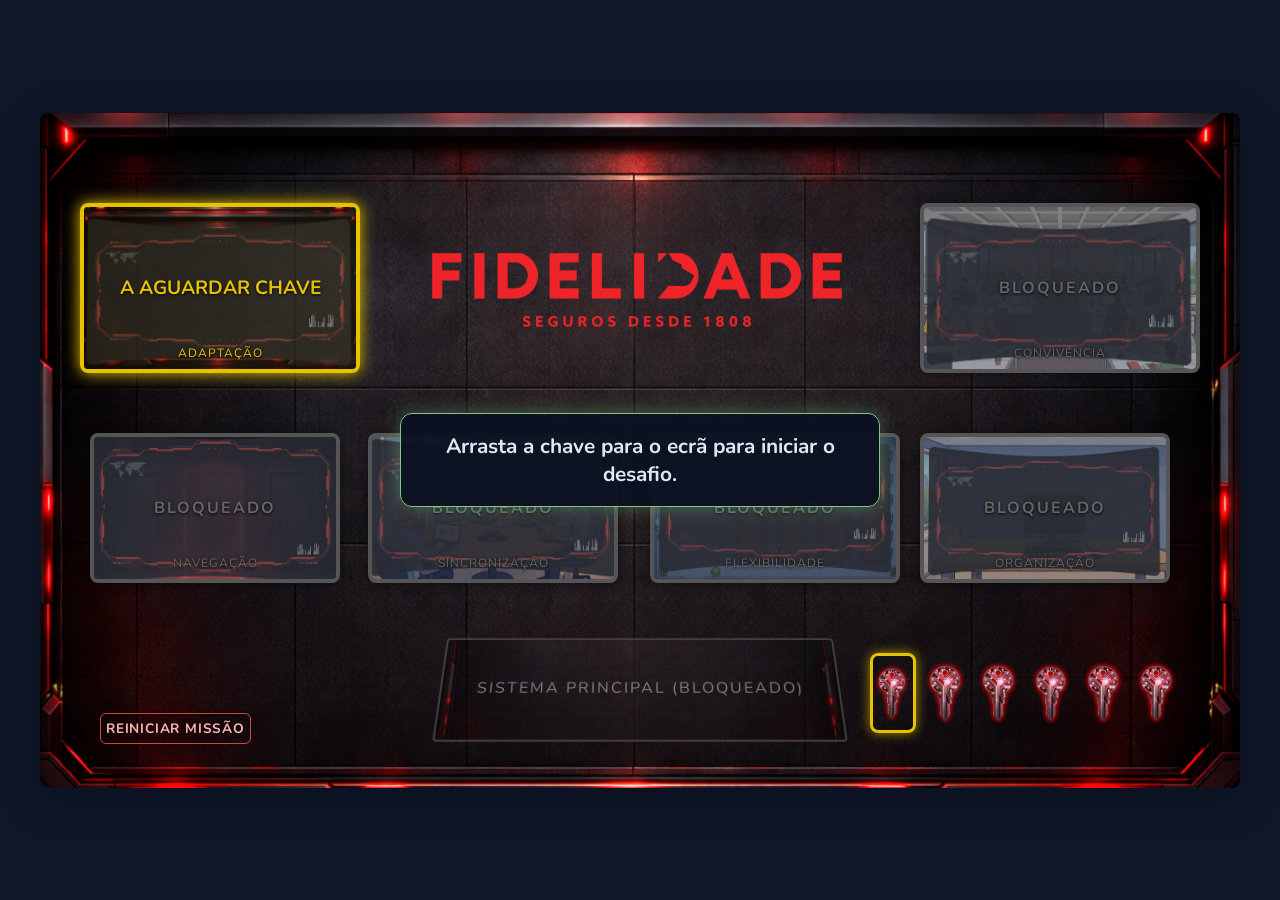
<file: index.html>
<!DOCTYPE html>
<html lang="pt-PT">

<head>
    <meta charset="UTF-8">
    <meta name="viewport" content="width=device-width, initial-scale=1.0">
    <meta http-equiv="refresh" content="0; url=principal/index.html">
    <title>ScapeRoom</title>
    <script>
        window.location.replace("principal/index.html");
    </script>
</head>

<body>
    <p>A redirecionar para <a href="principal/index.html">o Escape Room</a>...</p>
</body>

</html>
</file>
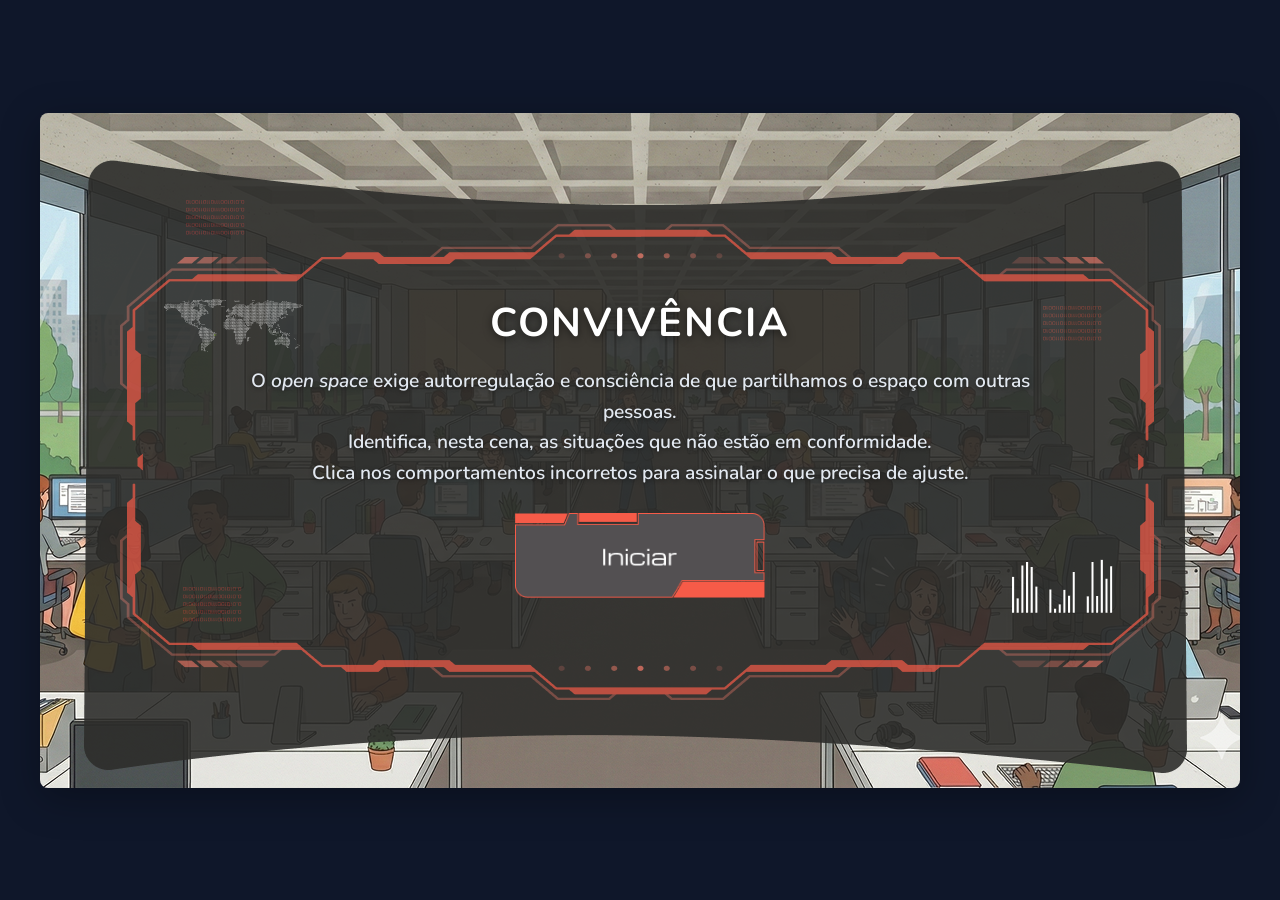
<file: 2_convivencia/index.html>
<!DOCTYPE html>
<html lang="pt-PT">

<head>
    <meta charset="UTF-8">
    <meta name="viewport" content="width=device-width, initial-scale=1.0">
    <title>Convivência - Escape Room</title>
    <link rel="stylesheet" href="css/style.css">
    <link rel="preconnect" href="https://fonts.googleapis.com">
    <link rel="preconnect" href="https://fonts.gstatic.com" crossorigin>
    <link href="https://fonts.googleapis.com/css2?family=Nunito:wght@400;600;700;800;900&display=swap" rel="stylesheet">
</head>

<body>

    <div id="game-container">
        <div id="intro-screen" class="screen active">
            <div class="intro-content">
                <h1 class="intro-title">CONVIVÊNCIA</h1>
                <p class="intro-description">
                    O <i>open space</i> exige autorregulação e consciência de que partilhamos o espaço com outras
                    pessoas. <br>
                    Identifica, nesta cena, as situações que não estão em conformidade. <br>
                    Clica nos comportamentos incorretos para assinalar o que precisa de ajuste.
                </p>
                <button id="start-btn" class="image-btn" aria-label="Iniciar jogo">
                    <img src="assets/botao_iniciar.png" alt="Iniciar">
                </button>
            </div>
        </div>

        <div id="game-screen" class="screen hidden">
            <div id="scene-area" aria-label="Cena interativa de convivência"></div>
            <div id="message-layer" aria-hidden="true"></div>
            <div id="status-pill">Necessidades de ajustes identificadas: <span id="found-count">0</span>/3</div>
            <div id="game-timer" class="game-timer">5:00</div>
        </div>

        <div id="victory-screen" class="screen hidden">
            <div class="victory-content">
                <h2 id="end-title">Desafios Identificados.</h2>
                <p id="end-message"></p>
                <button id="return-panel-btn" class="btn-return-panel">Voltar ao Painel de Controlo</button>
            </div>
        </div>
    </div>

    <!-- Botão de Ajuda -->
    <button id="help-btn" class="help-btn" title="Ajuda">?</button>

    <!-- Modal de Ajuda -->
    <div id="help-modal">
        <div class="intro-content">
            <h1 class="intro-title">CONVIVÊNCIA</h1>
            <p class="intro-description">
                O <i>open space</i> exige autorregulação e consciência de que partilhamos o espaço com outras pessoas.
                <br>
                Identifica, nesta cena, as situações que não estão em conformidade. <br>
                Clica nos comportamentos incorretos para assinalar o que precisa de ajuste.
            </p>
            <img src="../shared/botao_continuar.png" alt="Fechar" class="help-modal-close" id="help-close-btn">
        </div>
    </div>

    <script src="../shared/global-session-timer.js"></script>
    <script src="js/config.js"></script>
    <script src="js/game.js"></script>
</body>

</html>
</file>
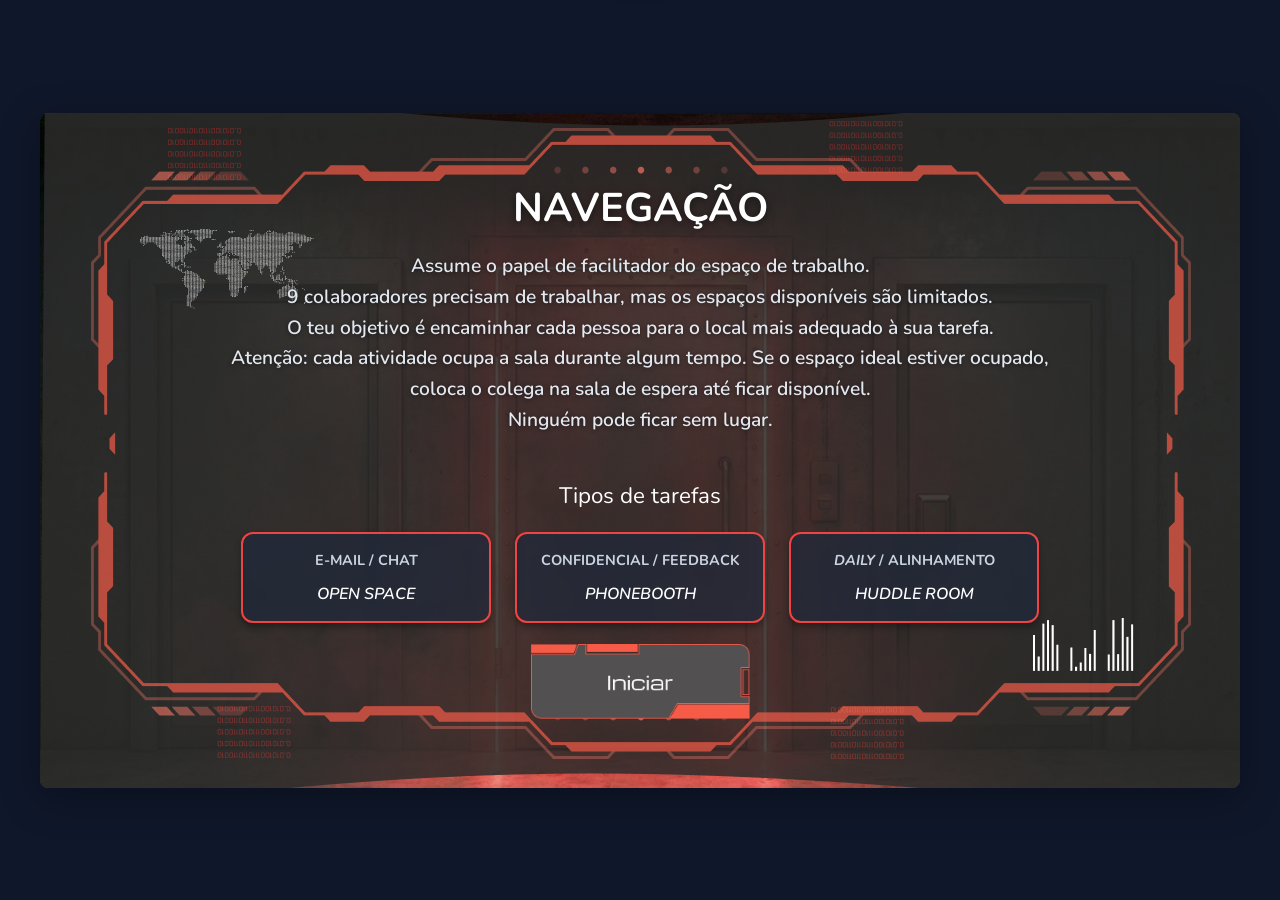
<file: 3_navegacao/index.html>
<!DOCTYPE html>
<html lang="pt-PT">

<head>
    <meta charset="UTF-8">
    <meta name="viewport" content="width=device-width, initial-scale=1.0">
    <title>Gestor de Tráfego de Escritório</title>
    <link rel="preconnect" href="https://fonts.googleapis.com">
    <link rel="preconnect" href="https://fonts.gstatic.com" crossorigin>
    <link href="https://fonts.googleapis.com/css2?family=Nunito:wght@400;600;700;800;900&display=swap" rel="stylesheet">
    <link rel="stylesheet" href="css/style.css">
</head>

<body>
    <div id="game-container">
        <!-- Ecrã de Missão (Overlay sobre o fundo do jogo) -->
        <div id="mission-screen">
            <div class="mission-content">
                <h1 class="mission-title">NAVEGAÇÃO</h1>
                <p class="mission-description">
                    Assume o papel de facilitador do espaço de trabalho. <br>
                    9 colaboradores precisam de trabalhar, mas os espaços disponíveis são limitados.<br>
                    O teu objetivo é encaminhar cada pessoa para o local mais adequado à sua tarefa.<br>
                    Atenção: cada atividade ocupa a sala durante algum tempo.
                    Se o espaço ideal estiver ocupado, coloca o colega na sala de espera até ficar disponível.<br>
                    Ninguém pode ficar sem lugar.
                </p>

                <h2 class="mission-subtitle">Tipos de tarefas</h2>

                <div class="mission-cards">
                    <div class="mission-card card-blue">
                        <h3>E-mail / Chat</h3>
                        <p class="location-text"><i>OPEN SPACE</i></p>
                    </div>
                    <div class="mission-card card-red">
                        <h3>Confidencial / Feedback</h3>
                        <p class="location-text"><i>PHONEBOOTH</i></p>
                    </div>
                    <div class="mission-card card-green">
                        <h3><i>Daily</i> / Alinhamento</h3>
                        <p class="location-text"><i>HUDDLE ROOM</i></p>
                    </div>
                </div>

                <div class="mission-button-container">
                    <button id="continue-btn">Iniciar</button>
                </div>
            </div>
        </div>

        <!-- Área do Jogo -->
        <div id="game-area">
            <!-- Header -->
            <div id="header">
                <div id="timer-container" class="hidden">
                    <span id="timer">01:00</span>
                </div>
                <div id="phase-indicator">
                    <span id="phase-text">Fase 1: Aquecimento</span>
                </div>
                <div id="progress-container">
                    <span id="progress-text">Colaboradores: <span id="completed">0</span>/9</span>
                    <div id="progress-bar">
                        <div id="progress-fill"></div>
                    </div>
                </div>
            </div>

            <!-- Área Principal com Fundo -->
            <div id="office">
                <!-- Receção - Área superior -->
                <div id="reception" class="area">
                    <div class="slots-container" id="reception-slots">
                        <span class="slot-placeholder"></span>
                        <span class="slot-placeholder"></span>
                        <span class="slot-placeholder"></span>
                        <span class="slot-placeholder"></span>
                    </div>
                    <div class="area-label">A iniciar tarefa</div>
                </div>

                <!-- Sala de Espera - Área do meio -->
                <div id="waiting-room" class="area">
                    <div class="slots-container" id="waiting-slots">
                        <span class="slot-placeholder"></span>
                        <span class="slot-placeholder"></span>
                        <span class="slot-placeholder"></span>
                    </div>
                    <div class="area-label">Arrasta o colaborador para aqui até o espaço adequado ficar disponível.
                    </div>
                </div>

                <!-- Espaços de Trabalho - Área inferior -->
                <div id="workspaces">
                    <!-- OPEN SPACE -->
                    <div id="open-space" class="workspace">
                        <div class="workspace-slots">
                            <div class="work-slot" data-type="blue" data-slot="open-a">
                                <div class="card-timer hidden"></div>
                            </div>
                            <div class="work-slot" data-type="blue" data-slot="open-b">
                                <div class="card-timer hidden"></div>
                            </div>
                        </div>
                        <div class="workspace-label"><i>OPEN SPACE</i></div>
                    </div>

                    <!-- PHONEBOOTH -->
                    <div id="phonebooth" class="workspace">
                        <div class="workspace-slots">
                            <div class="work-slot" data-type="red" data-slot="phone">
                                <div class="card-timer hidden"></div>
                            </div>
                        </div>
                        <div class="workspace-label"><i>PHONEBOOTH</i></div>
                    </div>

                    <!-- HUDDLE ROOM -->
                    <div id="huddle-room" class="workspace">
                        <div class="workspace-slots">
                            <div class="work-slot" data-type="green" data-slot="huddle">
                                <div class="card-timer hidden"></div>
                            </div>
                        </div>
                        <div class="workspace-label"><i>HUDDLE ROOM</i></div>
                    </div>
                </div>
            </div>
        </div>

        <!-- Overlay de Mensagem -->
        <div id="message-overlay" class="hidden">
            <div id="message-box">
                <div id="message-icon"></div>
                <h2 id="message-title"></h2>
                <p id="message-text"></p>
                <div id="message-stats"></div>
                <div class="message-buttons">
                    <button id="restart-btn-overlay" class="game-btn">Recomeçar</button>
                    <button id="return-panel-btn" class="game-btn btn-return-panel hidden"
                        onclick="localStorage.setItem('escaperoom_progress', '3'); window.location.href='/principal/';">Voltar
                        ao Painel de Controlo</button>
                </div>
            </div>
        </div>
    </div>

    <!-- Toast de Feedback -->
    <div id="toast"></div>

    <!-- Tooltip de Erro -->
    <div id="error-tooltip" class="hidden">
        <span class="error-icon">❌</span>
        <span class="error-text">Local Inadequado!</span>
    </div>

    <!-- Botão de Ajuda -->
    <button id="help-btn" class="help-btn" title="Ajuda">?</button>

    <!-- Modal de Ajuda -->
    <div id="help-modal">
        <div class="mission-content">
            <h1 class="mission-title">NAVEGAÇÃO</h1>
            <p class="mission-description">
                Assume o papel de facilitador do espaço de trabalho. <br>
                9 colaboradores precisam de trabalhar, mas os espaços disponíveis são limitados.<br>
                O teu objetivo é encaminhar cada pessoa para o local mais adequado à sua tarefa.<br>
                Atenção: cada atividade ocupa a sala durante algum tempo.
                Se o espaço ideal estiver ocupado, coloca o colega na sala de espera até ficar disponível.<br>
                Ninguém pode ficar sem lugar.
            </p>
            <h2 class="mission-subtitle">Tipos de tarefas</h2>
            <div class="mission-cards">
                <div class="mission-card card-blue">
                    <h3>E-mail / Chat</h3>
                    <p class="location-text"><i>OPEN SPACE</i></p>
                </div>
                <div class="mission-card card-red">
                    <h3>Confidencial / Feedback</h3>
                    <p class="location-text"><i>PHONEBOOTH</i></p>
                </div>
                <div class="mission-card card-green">
                    <h3><i>Daily</i> / Alinhamento</h3>
                    <p class="location-text"><i>HUDDLE ROOM</i></p>
                </div>
            </div>
            <div class="mission-button-container">
                <img src="../shared/botao_continuar.png" alt="Fechar" class="help-modal-close" id="help-close-btn">
            </div>
        </div>
    </div>

    <!-- Scripts -->
    <script src="../shared/global-session-timer.js"></script>
    <script src="js/config.js"></script>
    <script src="js/employee.js"></script>
    <script src="js/dragdrop.js"></script>
    <script src="js/game.js"></script>
</body>

</html>
</file>
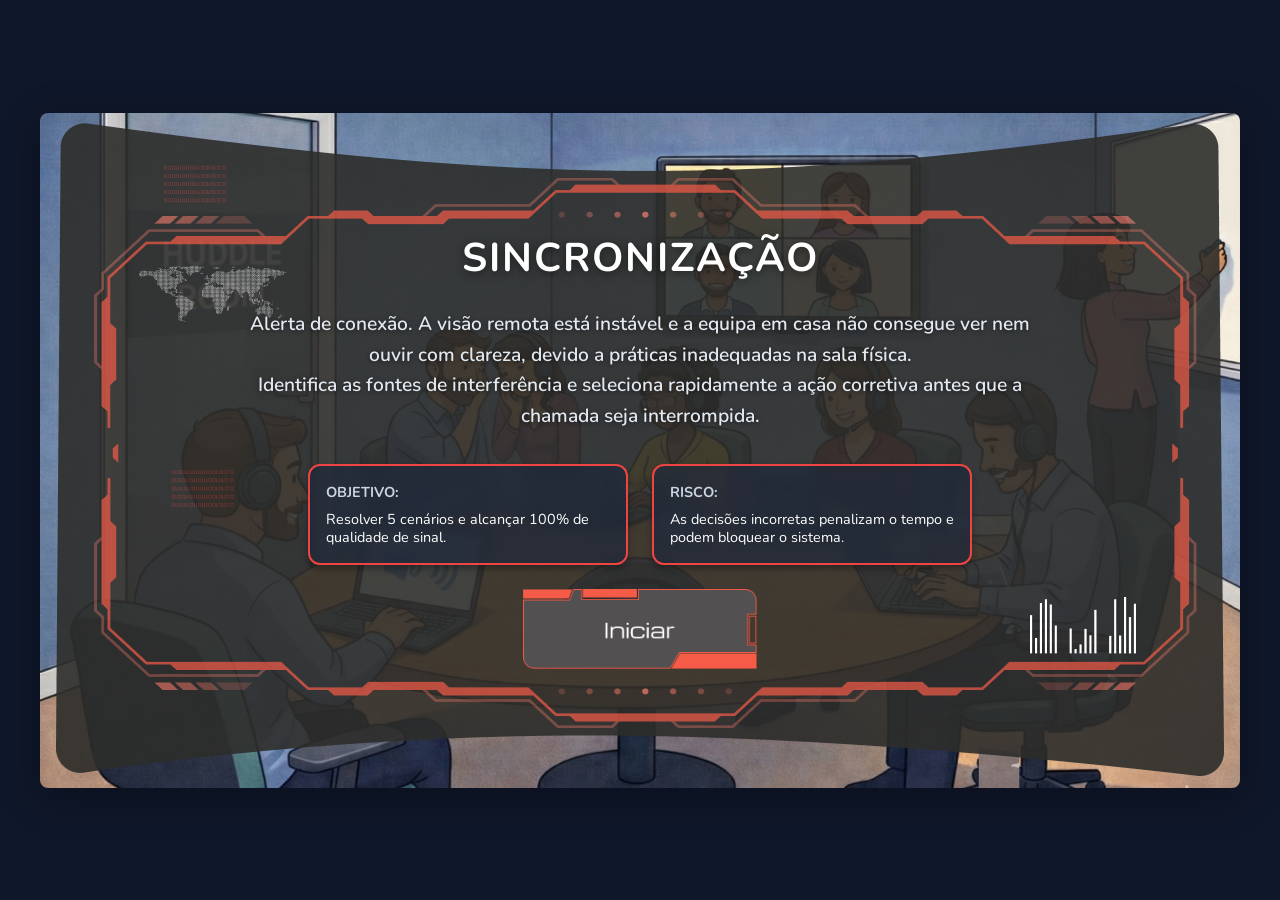
<file: 4_sincronizacao/index.html>
<!DOCTYPE html>
<html lang="pt-PT">

<head>
    <meta charset="UTF-8">
    <meta name="viewport" content="width=device-width, initial-scale=1.0">
    <title>Chave da Sincronização</title>
    <link rel="stylesheet" href="css/style.css">
    <link rel="preconnect" href="https://fonts.googleapis.com">
    <link rel="preconnect" href="https://fonts.gstatic.com" crossorigin>
    <link href="https://fonts.googleapis.com/css2?family=Nunito:wght@400;600;700;800;900&display=swap" rel="stylesheet">
</head>

<body>
    <div id="game-container">

        <!-- INTRO SCREEN -->
        <div id="intro-screen" class="screen active">
            <div class="intro-content">
                <h1 class="intro-title">SINCRONIZAÇÃO</h1>
                <p class="intro-description">Alerta de conexão. A visão remota está instável e a equipa em casa não
                    consegue
                    ver nem ouvir com clareza, devido a práticas inadequadas na sala física.<br>
                    Identifica as fontes de interferência e seleciona rapidamente a ação corretiva antes que a chamada
                    seja interrompida.
                </p>
                <div class="intro-cards">
                    <div class="intro-card">
                        <h3>Objetivo:</h3>
                        <p>Resolver 5 cenários e alcançar 100% de qualidade de sinal.</p>
                    </div>
                    <div class="intro-card">
                        <h3>Risco:</h3>
                        <p>As decisões incorretas penalizam o tempo e podem bloquear o sistema. </p>
                    </div>
                </div>

                <div class="start-button-container">
                    <button id="start-btn" class="image-btn"></button>
                </div>
            </div>
        </div>

        <!-- GAME SCREEN -->
        <div id="game-screen" class="screen">
            <!-- Header -->
            <div class="game-header">
                <div class="header-left"></div>
                <div id="game-timer" class="game-timer">5:00</div>
            </div>

            <div class="split-layout">
                <!-- Left Panel: Visual Scenario -->
                <div id="left-panel">
                    <!-- Background image added via CSS to #left-panel or inner div -->
                    <div class="visual-content">
                        <div id="interaction-buttons"></div>
                    </div>

                    <!-- Alert Box -->
                    <div id="alert-box">
                        <span class="warning-icon">⚠️</span>
                        <div>
                            <h4 id="alert-title"></h4>
                            <p id="alert-visual-desc"></p>
                        </div>
                    </div>

                    <!-- Feedback Overlay (Success/Error) -->
                    <div id="feedback-overlay" class="feedback-overlay">
                        <div class="feedback-content">
                            <span id="feedback-icon" class="feedback-icon"></span>
                            <h2 id="feedback-title"></h2>
                            <p id="feedback-message"></p>
                        </div>
                    </div>
                </div>

                <!-- Right Panel: Controls -->
                <div id="right-panel">
                    <div class="sync-status">
                        <div class="sync-header">
                            <span>SINAL DE COMUNICAÇÃO</span>
                            <span id="sync-text">0%</span>
                        </div>
                        <div class="sync-track">
                            <div id="sync-fill"></div>
                        </div>
                    </div>

                    <div class="scenario-info">
                        <h2 id="scenario-title">INTERAÇÃO 1</h2>
                        <p class="instruction-text">Escolhe a ação corretiva:</p>
                    </div>

                    <div id="options-container">
                        <!-- Buttons injected via JS -->
                    </div>
                </div>
            </div>
        </div>

        <!-- VICTORY SCREEN -->
        <div id="victory-screen" class="screen">
            <div class="victory-content">
                <h1 id="victory-title">Sincronização Completa!</h1>
                <p id="victory-message">Conseguiste eliminar todas as interferências com sucesso.</p>
                <button class="btn-return-panel"
                    onclick="localStorage.setItem('escaperoom_progress', '4'); window.location.href='/principal/';">Voltar
                    ao Painel de Controlo</button>
            </div>
        </div>

    </div>

    <!-- Botão de Ajuda -->
    <button id="help-btn" class="help-btn" title="Ajuda">?</button>

    <!-- Modal de Ajuda -->
    <div id="help-modal">
        <div class="intro-content">
            <h1 class="intro-title">SINCRONIZAÇÃO</h1>
            <p class="intro-description">Alerta de conexão. A visão remota está instável e a equipa em casa não consegue
                ver nem ouvir com clareza, devido a práticas inadequadas na sala física.<br>
                Identifica as fontes de interferência e seleciona rapidamente a ação corretiva antes que a chamada seja
                interrompida.
            </p>
            <div class="intro-cards">
                <div class="intro-card">
                    <h3>Objetivo:</h3>
                    <p>Resolver 5 cenários e alcançar 100% de qualidade de sinal.</p>
                </div>
                <div class="intro-card">
                    <h3>Risco:</h3>
                    <p>As decisões incorretas penalizam o tempo e podem bloquear o sistema.</p>
                </div>
            </div>
            <img src="../shared/botao_continuar.png" alt="Fechar" class="help-modal-close" id="help-close-btn">
        </div>
    </div>

    <script src="../shared/global-session-timer.js"></script>
    <script src="js/config.js"></script>
    <script src="js/game.js"></script>
</body>

</html>
</file>
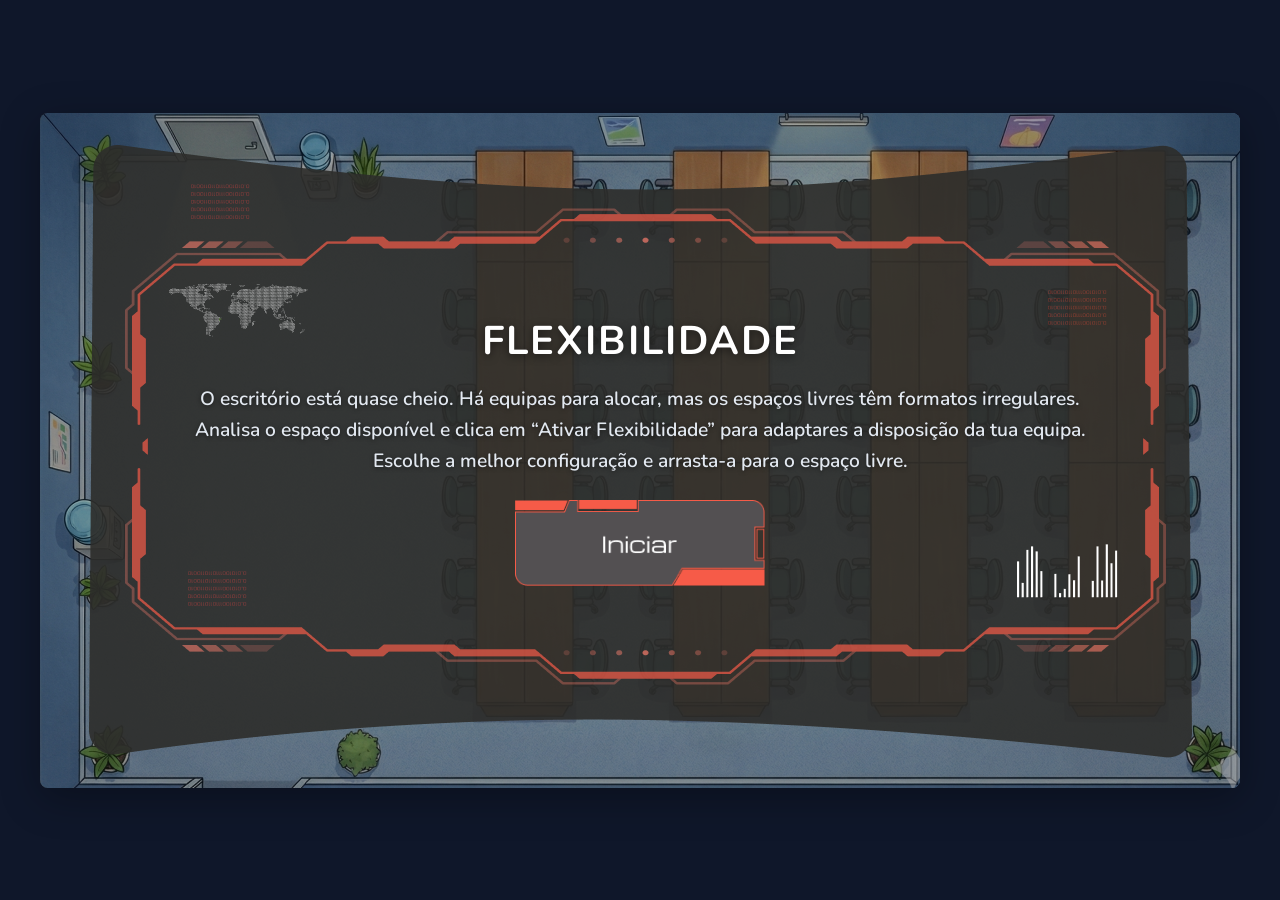
<file: 5_flexibilidade/index.html>
<!DOCTYPE html>
<html lang="pt-PT">

<head>
    <meta charset="UTF-8">
    <meta name="viewport" content="width=device-width, initial-scale=1.0">
    <title>Lugares Certos</title>
    <link rel="preconnect" href="https://fonts.googleapis.com">
    <link rel="preconnect" href="https://fonts.gstatic.com" crossorigin>
    <link href="https://fonts.googleapis.com/css2?family=Nunito:wght@400;600;700;800;900&display=swap" rel="stylesheet">
    <link rel="stylesheet" href="css/style.css">
    <!-- Font Awesome for Icons -->
    <link rel="stylesheet" href="https://cdnjs.cloudflare.com/ajax/libs/font-awesome/6.0.0/css/all.min.css">
</head>

<body>

    <div id="game-container">
        <!-- Toast Notification -->
        <div id="toast">Erro</div>

        <!-- Intro Screen -->
        <div id="intro-screen" class="screen">
            <h1>FLEXIBILIDADE</h1>
            <p>
                O escritório está quase cheio. Há equipas para alocar, mas os espaços livres têm formatos
                irregulares.<br>
                Analisa o espaço disponível e clica em “Ativar Flexibilidade” para adaptares a disposição da tua
                equipa.<br>
                Escolhe a melhor configuração e arrasta-a para o espaço livre.
            </p>
            <div id="level-selection" style="display: flex; gap: 20px;">
                <button class="image-btn level-btn" data-level="1">
                    <img src="assets/buttons/botao_iniciar.png" alt="Iniciar">
                </button>
            </div>
        </div>

        <!-- Game Interface -->
        <div id="game-ui" class="screen hidden">
            <header id="header">
                <div id="controls">
                    <button id="restart-game-btn" class="btn"
                        style="background-color: #e74c3c; font-size: 1rem; padding: 10px 20px;">
                        <i class="fa-solid fa-arrow-rotate-left"></i>
                        Reiniciar
                    </button>
                </div>
                <div id="game-timer" class="game-timer">5:00</div>
            </header>

            <div id="main-area">
                <!-- Sidebar with Unassigned Teams -->
                <div id="sidebar-container">
                    <h2>Equipas</h2>
                    <div id="teams-list">
                        <!-- Dynamic Content -->
                    </div>
                    <!-- Legend -->
                    <div id="game-legend">
                        <div class="legend-item">
                            <div class="legend-box available"></div>
                            <span>Lugares disponíveis</span>
                        </div>
                        <div class="legend-item">
                            <div class="legend-box occupied"></div>
                            <span>Lugares ocupados</span>
                        </div>
                    </div>
                </div>

                <!-- Office Area with Desks -->
                <div id="office-area">
                    <!-- Dynamic Content -->
                </div>
            </div>
        </div>

        <!-- Game Over Screen (Victory) -->
        <div id="victory-screen" class="screen end-screen hidden">
            <h1>Parabéns!</h1>
            <p>Fizeste um excelente planeamento do espaço.<br>
                No modelo de <em>Free Seating</em>, os lugares não são fixos. Evitar a territorialidade permite utilizar
                melhor o escritório.<br>
                A flexibilidade das equipas para se adaptarem aos espaços livres promove a rotação, facilita a interação
                entre pessoas e facilita a colaboração.
            </p>
            <button class="btn-return-panel"
                onclick="localStorage.setItem('escaperoom_progress', '5'); window.location.href='/principal/';">Voltar
                ao Painel de Controlo</button>
        </div>

        <!-- Game Over Screen (Defeat) -->
        <div id="defeat-screen" class="screen end-screen hidden">
            <h1>Tempo Esgotado!</h1>
            <p>Ocupação do espaço não otimizada. No modelo de <em>Free Seating</em>, os lugares não são fixos. A
                territorialidade gera ineficiência no edifício, sendo essencial que as equipas sejam flexíveis e se
                adaptem às disposições e espaços livres disponíveis no momento, promovendo a rotação.</p>
            <button class="btn-return-panel"
                onclick="localStorage.setItem('escaperoom_progress', '5'); window.location.href='/principal/';">Voltar
                ao Painel de Controlo</button>
        </div>
    </div>

    <!-- Botão de Ajuda -->
    <button id="help-btn" class="help-btn" title="Ajuda">?</button>

    <!-- Modal de Ajuda -->
    <div id="help-modal">
        <h1>FLEXIBILIDADE</h1>
        <p>
            O escritório está quase cheio. Há equipas para alocar, mas os espaços livres têm formatos irregulares.<br>
            Analisa o espaço disponível e clica em "Ativar Flexibilidade" para adaptares a disposição da tua equipa.<br>
            Escolhe a melhor configuração e arrasta-a para o espaço livre.
        </p>
        <img src="../shared/botao_continuar.png" alt="Fechar" class="help-modal-close" id="help-close-btn">
    </div>

    <!-- Scripts -->
    <script src="../shared/global-session-timer.js"></script>
    <script src="js/config.js"></script>
    <script src="js/game.js"></script>
</body>

</html>
</file>
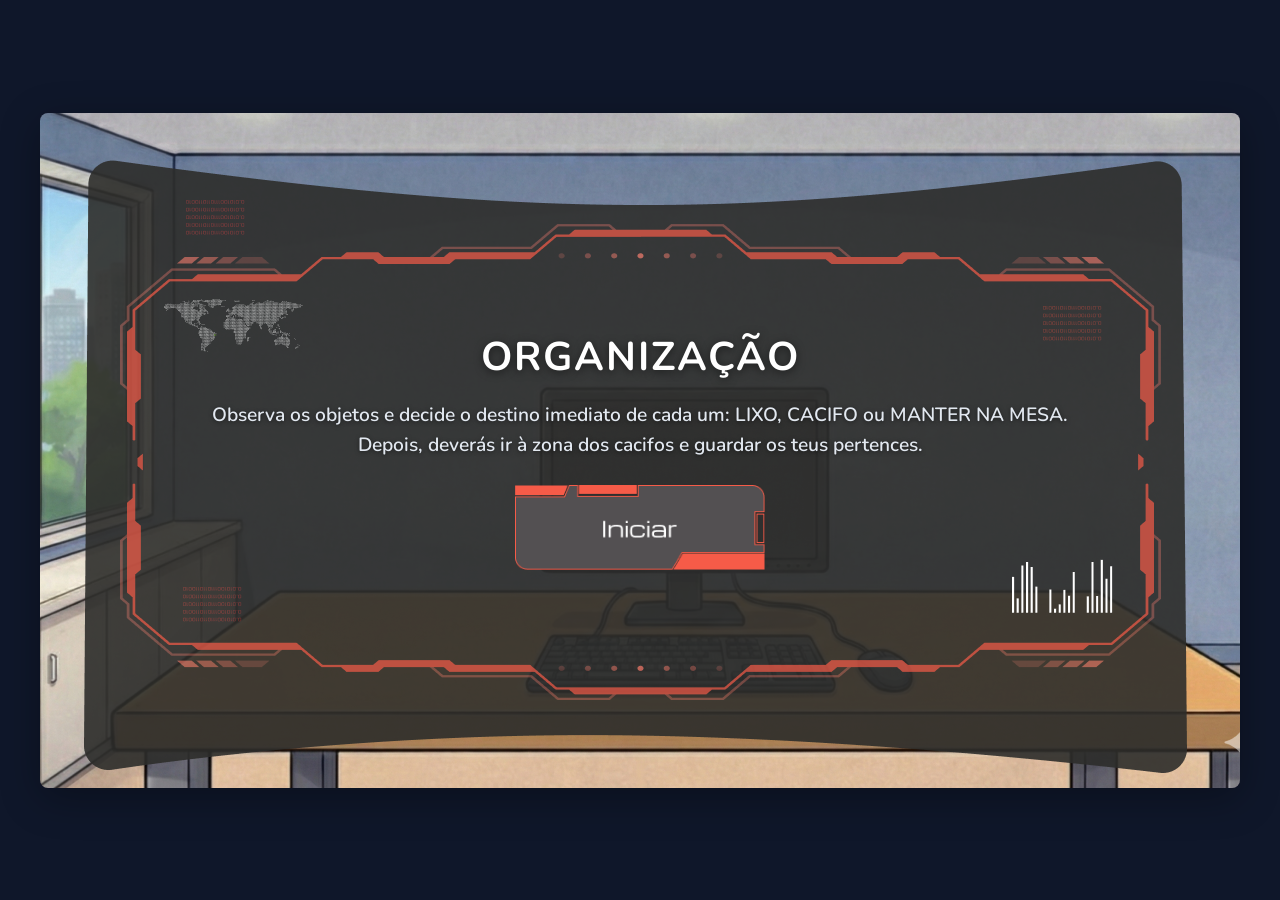
<file: 6_organizacao/index.html>
<!DOCTYPE html>
<html lang="pt-PT">

<head>
    <meta charset="UTF-8">
    <meta name="viewport" content="width=device-width, initial-scale=1.0">
    <title>Organização - Mesa e Cacifos</title>
    <!-- Fontes do Padrão -->
    <link rel="preconnect" href="https://fonts.googleapis.com">
    <link rel="preconnect" href="https://fonts.gstatic.com" crossorigin>
    <link
        href="https://fonts.googleapis.com/css2?family=Nunito:wght@400;600;700;800;900&family=Share+Tech+Mono&display=swap"
        rel="stylesheet">
    <link rel="stylesheet" href="css/style.css">
</head>

<body>

    <div id="game-container">

        <!-- Tela Inicial -->
        <div id="start-screen" class="screen">
            <h1>ORGANIZAÇÃO</h1>
            <p id="start-message">
                Observa os objetos e decide o destino imediato de cada um: LIXO, CACIFO ou MANTER NA MESA.<br>
                Depois, deverás ir à zona dos cacifos e guardar os teus pertences.
            </p>
            <button id="start-btn" class="image-btn">
                <img src="assets/buttons/botao_iniciar.png" alt="Iniciar Jogo">
            </button>
        </div>

        <!-- Tela do Jogo -->
        <div id="game-screen" class="screen hidden">
            <div id="game-timer" class="game-timer">5:00</div>
            <div id="phase1-board">
                <div id="phase1-error-toast" class="phase1-error-toast hidden"></div>
                <div id="items-layer"></div>
                <div id="choice-menu" class="choice-menu hidden">
                    <button class="choice-btn choice-lixo" data-choice="LIXO">
                        <span class="choice-icon" aria-hidden="true">🗑</span>
                        <span>LIXO</span>
                    </button>
                    <button class="choice-btn choice-cacifo" data-choice="CACIFO">
                        <span class="choice-icon" aria-hidden="true">🔒</span>
                        <span>CACIFO</span>
                    </button>
                    <button class="choice-btn choice-mesa" data-choice="MESA">
                        <span class="choice-icon" aria-hidden="true">🖥</span>
                        <span>MESA</span>
                    </button>
                </div>
            </div>

            <div id="lockers-intro-screen" class="hidden">
                <div class="lockers-intro-overlay">
                    <p id="lockers-intro-message">
                        Escolhe um cacifo para guardar. <br>
                        Cria um código de acesso, depois seleciona o mesmo cacifo e insere o código criado.

                    </p>
                    <button id="lockers-intro-btn" class="image-btn">
                        <img src="assets/buttons/botao_iniciar.png" alt="Iniciar">
                    </button>
                </div>
            </div>

            <div id="lockers-grid" class="hidden">
                <!-- Armários gerados via JS -->
            </div>

            <div id="phase2-guide-toast" class="phase2-guide-toast hidden"></div>
        </div>

        <!-- Modal do Keypad (Overlay no Jogo) -->
        <div id="keypad-modal" class="modal-overlay hidden">
            <div class="keypad-container">
                <div id="keypad-message">DIGITE O PIN</div>
                <div id="keypad-display"></div>
                <div class="keypad-grid">
                    <button class="keypad-btn" data-key="1">1</button>
                    <button class="keypad-btn" data-key="2">2</button>
                    <button class="keypad-btn" data-key="3">3</button>
                    <button class="keypad-btn" data-key="4">4</button>
                    <button class="keypad-btn" data-key="5">5</button>
                    <button class="keypad-btn" data-key="6">6</button>
                    <button class="keypad-btn" data-key="7">7</button>
                    <button class="keypad-btn" data-key="8">8</button>
                    <button class="keypad-btn" data-key="9">9</button>
                    <button class="keypad-btn clear" data-key="C">C</button>
                    <button class="keypad-btn" data-key="0">0</button>
                    <button class="keypad-btn action" data-key="Enter">OK</button>
                </div>
                <button id="keypad-close" class="close-modal-btn">Cancelar</button>
            </div>
        </div>

        <!-- Tela de Fim de Jogo -->
        <div id="end-screen" class="screen hidden">
            <div id="end-content" style="text-align: center;">
                <!-- Conteúdo injetado via JS -->
            </div>
            <br>
            <button id="return-panel-btn" class="btn-return-panel hidden"
                onclick="localStorage.setItem('escaperoom_progress', '6'); window.location.href='/principal/';">Voltar
                ao Painel de Controlo</button>
        </div>

    </div>

    <!-- Botão de Ajuda -->
    <button id="help-btn" class="help-btn" title="Ajuda">?</button>

    <!-- Modal de Ajuda -->
    <div id="help-modal">
        <h1>ORGANIZAÇÃO</h1>
        <p>
            Observa os objetos e decide o destino imediato de cada um: LIXO, CACIFO ou MANTER NA MESA.<br>
            Depois, deverás ir à zona dos cacifos e guardar os teus pertences.
        </p>
        <img src="../shared/botao_continuar.png" alt="Fechar" class="help-modal-close" id="help-close-btn">
    </div>

    <!-- Scripts -->
    <script src="../shared/global-session-timer.js"></script>
    <script src="js/config.js"></script>
    <script src="js/soundService.js"></script>
    <script src="js/game.js"></script>
</body>

</html>
</file>
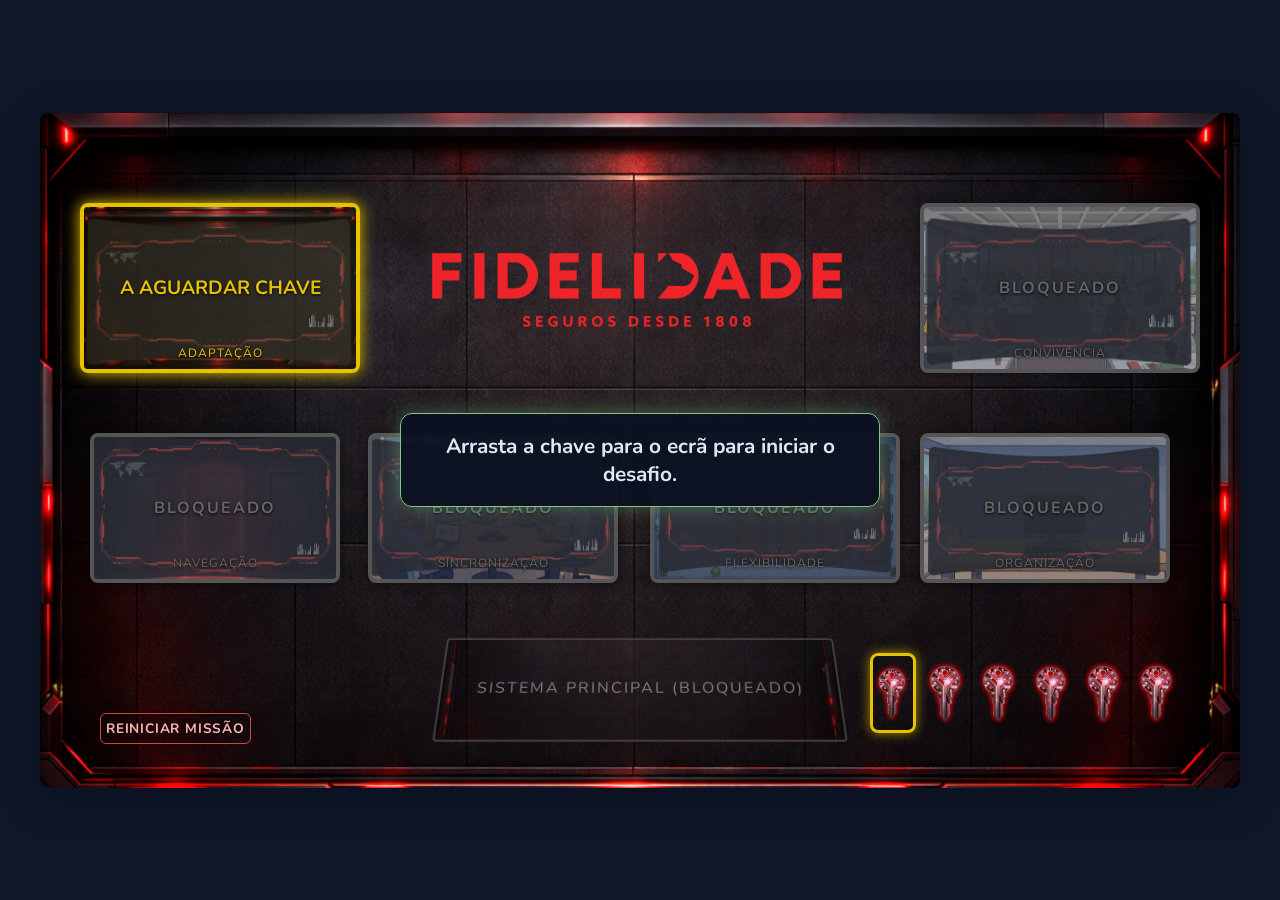
<file: principal/index.html>
<!DOCTYPE html>
<html lang="pt-PT">

<head>
    <meta charset="UTF-8">
    <meta name="viewport" content="width=device-width, initial-scale=1.0">
    <title>ScapeRoom - Controle de Acesso</title>
    <link rel="preconnect" href="https://fonts.googleapis.com">
    <link rel="preconnect" href="https://fonts.gstatic.com" crossorigin>
    <link href="https://fonts.googleapis.com/css2?family=Nunito:wght@400;600;700;800;900&display=swap" rel="stylesheet">
    <link rel="stylesheet" href="css/style.css">
</head>

<body>

    <div id="game-container">

        <!-- Telas serão geradas via JS baseado no Config -->

        <button id="reset-progress-btn" type="button">Reiniciar missão</button>

        <a id="download-certificate-btn" class="hidden" href="../Certificado%20FIDELIDADE.png"
            download="Certificado_FIDELIDADE.png">Descarregar Certificado</a>

        <a id="download-pdf-btn" class="hidden" href="../Certificado%20FIDELIDADE.pdf"
            download="Formação Novas Formas de Trabalhar.pdf">Descarregar PDF</a>

        <button id="finalizar-btn" type="button">Concluir Curso</button>

        <!-- Overlay de saída -->
        <div id="finalizar-overlay">
            <div id="finalizar-box">
                <span id="finalizar-arrow">↗</span>
                <p>Por favor, clica em<br><strong>"Sair da Formação"</strong></p>
            </div>
        </div>

        <div id="drag-hint-popup" class="hidden" role="status" aria-live="polite">
            Arrasta a chave para o ecrã para iniciar o desafio.
        </div>

        <!-- Container de Chaves -->
        <div id="keys-container"></div>

        <!-- Modal de Senha -->
        <div id="password-modal" class="hidden">
            <div class="modal-content">
                <h2 id="modal-title">Digite a Senha</h2>
                <input type="text" id="password-input" maxlength="10" autocomplete="off">
                <div id="modal-error" style="color:red; height: 20px; margin-bottom: 10px;"></div>
                <button id="modal-submit" class="confirm-btn">CONFIRMAR</button>
                <br>
                <button id="modal-close" class="close-btn">Cancelar</button>
            </div>
        </div>

        <!-- Tela de Vitória -->
        <div id="feedback-screen" class="hidden" aria-label="Mensagem final do jogo"></div>
    </div>

    <script src="../shared/global-session-timer.js"></script>
    <script src="js/config.js"></script>
    <script src="js/game.js"></script>
</body>

</html>
</file>
<file: 2_convivencia/css/style.css>
:root {
    --color-bg: #1a1a2e;
    --color-surface: #262b45;
    --color-text: #e2e8f0;
    --color-text-light: #94a3b8;
    --color-accent: #81c784;
    --color-accent-hover: #66bb6a;
    --color-secondary: #64b5f6;
    --color-error: #ef5350;
    --font-main: 'Nunito', 'Segoe UI', sans-serif;
    --font-mono: 'Share Tech Mono', monospace;
    --container-width: 1200px;
    --container-height: 675px;
}

* {
    margin: 0;
    padding: 0;
    box-sizing: border-box;
}

body {
    background-color: #0f172a;
    display: flex;
    justify-content: center;
    align-items: center;
    min-height: 100vh;
    font-family: var(--font-main);
    color: var(--color-text);
    overflow: hidden;
}

#game-container {
    position: relative;
    width: var(--container-width);
    height: var(--container-height);
    background-color: var(--color-bg);
    overflow: hidden;
    box-shadow: 0 10px 40px rgba(0, 0, 0, 0.3);
    border-radius: 8px;
}

.screen {
    position: absolute;
    top: 0;
    left: 0;
    width: 100%;
    height: 100%;
    display: flex;
    flex-direction: column;
    align-items: center;
    justify-content: center;
    text-align: center;
    padding: 40px;
    transition: opacity 0.3s ease;
    z-index: 10;
}

.screen.hidden {
    opacity: 0;
    pointer-events: none;
    z-index: 0;
}

#intro-screen {
    background-image: url('../assets/fundo_inicio.png');
    background-size: cover;
    background-position: center;
    background-repeat: no-repeat;
}

.intro-content {
    width: 90%;
    max-width: 900px;
    text-align: center;
    background: transparent;
    border: none;
    border-radius: 0;
    padding: 40px;
    box-shadow: none;
}

.intro-title {
    font-size: 2.5rem;
    font-weight: 700;
    color: #ffffff;
    text-transform: uppercase;
    letter-spacing: 2px;
    text-shadow: 0 2px 8px rgba(0, 0, 0, 0.5);
    margin-bottom: 1rem;
}

.intro-description {
    font-size: 1.2rem;
    font-weight: 600;
    color: #e2e8f0;
    line-height: 1.6;
    text-shadow: 0 1px 4px rgba(0, 0, 0, 0.5);
    margin-bottom: 1.5rem;
}

.image-btn {
    background: none;
    border: none;
    cursor: pointer;
    transition: transform 0.2s ease;
    padding: 0;
}

.image-btn img {
    width: 250px;
    max-width: 100%;
    display: block;
}

.image-btn:hover {
    transform: scale(1.04);
}

.image-btn:active {
    transform: scale(0.98);
}

#game-screen {
    background-color: var(--color-bg);
    justify-content: flex-start;
    align-items: flex-start;
    padding: 0;
}

#scene-area {
    position: absolute;
    top: 0;
    left: 0;
    width: var(--container-width);
    height: var(--container-height);
    background-image: url('../assets/fundo_principal.png');
    background-size: cover;
    background-position: center;
    background-repeat: no-repeat;
    cursor: pointer;
}

.game-timer {
    position: absolute;
    top: 18px;
    right: 18px;
    z-index: 20;
    background: rgba(15, 23, 42, 0.8);
    color: #ffffff;
    font-size: 1.2rem;
    font-weight: 800;
    font-family: var(--font-main);
    padding: 9px 16px;
    border-radius: 10px;
    border: 1px solid rgba(100, 181, 246, 0.65);
    letter-spacing: 2px;
    pointer-events: none;
}

.game-timer.warning {
    color: #FFA726;
    border-color: rgba(255, 167, 38, 0.65);
}

.game-timer.danger {
    color: #EF5350;
    border-color: rgba(239, 83, 80, 0.65);
    animation: timerPulse 0.5s ease-in-out infinite;
}

@keyframes timerPulse {

    0%,
    100% {
        opacity: 1;
    }

    50% {
        opacity: 0.5;
    }
}

#status-pill {
    position: absolute;
    top: 18px;
    left: 18px;
    z-index: 20;
    background: rgba(15, 23, 42, 0.8);
    border: 1px solid rgba(129, 199, 132, 0.65);
    border-radius: 10px;
    padding: 9px 14px;
    font-size: 1rem;
    font-weight: 700;
    color: var(--color-text);
}

#message-layer {
    position: absolute;
    inset: 0;
    z-index: 25;
    pointer-events: none;
}

.scene-message {
    position: absolute;
    max-width: 320px;
    padding: 10px 12px;
    border-radius: 10px;
    font-size: 0.95rem;
    line-height: 1.35;
    font-weight: 800;
    box-shadow: 0 8px 20px rgba(0, 0, 0, 0.35);
}

.scene-message.success {
    color: #1f2937;
    border: 1px solid #facc15;
    background: rgba(250, 204, 21, 0.88);
}

.scene-message.error {
    color: #fff5f5;
    border: 1px solid #ef5350;
    background: rgba(239, 83, 80, 0.88);
}

.scene-message.info {
    color: #e0f2fe;
    border: 1px solid #64b5f6;
    background: rgba(100, 181, 246, 0.85);
}

#victory-screen {
    background-image: url('../assets/fundo_inicio.png');
    background-size: cover;
    background-position: center;
    background-repeat: no-repeat;
}

.victory-content {
    max-width: 900px;
    text-align: center;
    background: transparent;
    border: none;
    border-radius: 0;
    padding: 40px;
    box-shadow: none;
}

.victory-content h2 {
    font-size: 2.5rem;
    font-weight: 700;
    color: #ffffff;
    text-transform: uppercase;
    letter-spacing: 2px;
    text-shadow: 0 2px 8px rgba(0, 0, 0, 0.5);
    margin-bottom: 1rem;
}

.victory-content p {
    font-size: 1.2rem;
    font-weight: 600;
    color: #e2e8f0;
    line-height: 1.6;
    text-shadow: 0 1px 4px rgba(0, 0, 0, 0.5);
    margin-bottom: 1.5rem;
}

.btn-return-panel {
    background: transparent;
    border: 2px solid var(--color-accent);
    color: var(--color-accent);
    padding: 15px 40px;
    font-size: 1.1rem;
    font-family: var(--font-main);
    font-weight: 700;
    text-transform: uppercase;
    cursor: pointer;
    transition: all 0.3s;
    box-shadow: 0 0 15px rgba(129, 199, 132, 0.3);
    letter-spacing: 2px;
    border-radius: 8px;
}

.btn-return-panel:hover {
    background: var(--color-accent);
    color: #000;
    box-shadow: 0 0 30px rgba(129, 199, 132, 0.6);
}

/* ==================== HELP BUTTON & MODAL ==================== */
.help-btn {
    position: fixed;
    bottom: 20px;
    right: 20px;
    width: 48px;
    height: 48px;
    border-radius: 50%;
    background: #2b6cb0;
    color: white;
    font-size: 22px;
    font-weight: bold;
    border: 3px solid white;
    cursor: pointer;
    z-index: 9999;
    display: none;
    box-shadow: 0 2px 8px rgba(0, 0, 0, 0.4);
    transition: background 0.2s;
}

.help-btn:hover {
    background: #2c5282;
}

#help-modal {
    position: fixed;
    top: 0;
    left: 0;
    width: 100%;
    height: 100%;
    display: none;
    flex-direction: column;
    align-items: center;
    justify-content: center;
    background-color: #0f172a;
    background-image: url('../assets/fundo_inicio.png');
    background-size: cover;
    background-position: center;
    background-repeat: no-repeat;
    z-index: 10000;
}

#help-modal.visible {
    display: flex;
}

.help-modal-close {
    width: 200px;
    cursor: pointer;
    transition: transform 0.2s, filter 0.2s;
}

.help-modal-close:hover {
    transform: scale(1.05);
    filter: brightness(1.2);
}
</file>
<file: 3_navegacao/css/style.css>
:root {
    --color-bg: #1a1a2e;
    --color-surface: #262b45;
    --color-text: #e2e8f0;
    --color-text-light: #94a3b8;
    --color-accent: #81C784;
    --color-accent-hover: #66BB6A;
    --color-secondary: #64B5F6;
    --color-error: #EF5350;
    --font-main: 'Nunito', 'Segoe UI', sans-serif;
    --font-mono: 'Share Tech Mono', monospace;
    --container-width: 1200px;
    --container-height: 675px;
}

/* ==================== RESET & BASE ==================== */
* {
    margin: 0;
    padding: 0;
    box-sizing: border-box;
}

body {
    font-family: var(--font-main);
    background: #0f172a;
    min-height: 100vh;
    display: flex;
    justify-content: center;
    align-items: center;
    color: var(--color-text);
    overflow: hidden;
}

/* ==================== CONTAINER ==================== */
#game-container {
    width: var(--container-width);
    height: var(--container-height);
    position: relative;
    overflow: hidden;
    border-radius: 8px;
    box-shadow: 0 10px 40px rgba(0, 0, 0, 0.3);
    background-color: var(--color-bg);
}

.hidden {
    display: none !important;
}

/* ==================== TELA INICIAL ==================== */
#start-screen {
    width: 100%;
    height: 100%;
    background-image: url('../assets/screens/inicio.png');
    background-size: cover;
    background-position: center;
    position: relative;
}

#start-btn {
    position: absolute;
    left: 776px;
    top: 484px;
    transform: translate(-50%, -50%);
    background: url('../assets/buttons/botao_iniciar.png') no-repeat center;
    background-size: contain;
    color: transparent;
    border: none;
    width: 200px;
    height: 60px;
    cursor: pointer;
    font-size: 0;
    transition: all 0.3s ease;
    z-index: 10;
}

#start-btn:hover {
    transform: translate(-50%, -50%) scale(1.08);
    filter: brightness(1.2);
}

/* ==================== TELA DE MISSÃO ==================== */
#mission-screen {
    width: 100%;
    height: 100%;
    background-image: url('../assets/screens/Fundo_missao_novo.png');
    background-size: cover;
    background-position: center;
    position: absolute;
    top: 0;
    left: 0;
    z-index: 100;
    animation: fadeIn 0.5s ease;
    display: flex;
    justify-content: center;
    align-items: center;
}

@keyframes fadeIn {
    from {
        opacity: 0;
    }

    to {
        opacity: 1;
    }
}

.mission-content {
    width: 90%;
    max-width: 900px;
    display: flex;
    flex-direction: column;
    align-items: center;
    text-align: center;
    color: #fff;
    gap: 0.8rem;
    font-family: var(--font-main);
    padding: 40px;
    background: transparent;
}

.mission-title {
    font-size: 2.5rem;
    font-weight: 700;
    text-transform: uppercase;
    margin-bottom: 0.2rem;
    text-shadow: 0 2px 8px rgba(0, 0, 0, 0.5);
}

.mission-description {
    font-size: 1.2rem;
    font-weight: 600;
    color: #e2e8f0;
    line-height: 1.6;
    text-shadow: 0 1px 4px rgba(0, 0, 0, 0.5);
    margin-bottom: 1.5rem;
    max-width: 900px;
}

.mission-subtitle {
    font-size: 1.4rem;
    margin-top: 0.5rem;
    font-weight: normal;
}

.mission-cards {
    display: flex;
    justify-content: center;
    gap: 1.5rem;
    width: 100%;
    margin: 0.5rem 0;
}

.mission-card {
    background: rgba(30, 41, 59, 0.7);
    border: 2px solid #ef4444;
    border-radius: 12px;
    padding: 1rem;
    width: 250px;
    display: flex;
    flex-direction: column;
    align-items: center;
    gap: 0.3rem;
    box-shadow: 0 4px 6px rgba(0, 0, 0, 0.3);
    backdrop-filter: blur(4px);
}

/* Card color themes */
.card-blue,
.card-red,
.card-green {
    background: rgba(30, 41, 59, 0.7);
    border-color: #ef4444;
}

.mission-card h3 {
    color: #cbd5e1;
    font-size: 0.9rem;
    text-transform: uppercase;
    margin-bottom: 0.5rem;
    font-weight: bold;
}

.mission-card .location-text {
    font-size: 1rem;
    font-weight: 600;
    color: #ffffff;
}

.mission-access-code {
    margin-top: 1.5rem;
    font-size: 1.8rem;
    font-weight: bold;
    color: #ffffff;
    background: rgba(30, 41, 59, 0.8);
    padding: 0.8rem 2rem;
    border-radius: 8px;
    border: 1px solid #ef4444;
    text-transform: uppercase;
    letter-spacing: 1px;
}

#continue-btn {
    position: static;
    transform: none;
    background: url('../assets/buttons/botao_iniciar.png') no-repeat center;
    background-size: contain;
    color: transparent;
    border: none;
    width: 250px;
    height: 75px;
    cursor: pointer;
    font-size: 0;
    transition: all 0.3s ease;
}

.game-btn {
    background: #4a5568;
    color: white;
    border: none;
    padding: 10px 20px;
    border-radius: 5px;
    cursor: pointer;
    font-weight: bold;
    font-size: 1rem;
    transition: background 0.2s;
}

.game-btn:hover {
    background: #2d3748;
}

#continue-btn:hover {
    transform: scale(1.05);
}

/* ==================== ÁREA DO JOGO ==================== */
#game-area {
    width: 100%;
    height: 100%;
    background: #2d3748;
    position: relative;
}

/* ==================== HEADER DO JOGO ==================== */
#header {
    position: absolute;
    top: 12px;
    left: 12px;
    right: 12px;
    display: flex;
    flex-direction: row;
    justify-content: space-between;
    align-items: flex-start;
    gap: 12px;
    padding: 0;
    background: transparent;
    z-index: 50;
    height: auto;
}

#timer-container {
    display: flex;
    align-items: center;
    gap: 6px;
}

#timer-container.hidden {
    display: none;
}

.timer-icon {
    font-size: 1.3rem;
}

#timer {
    font-size: 1.8rem;
    font-weight: bold;
    color: #48bb78;
    font-family: 'Courier New', monospace;
    text-shadow: 0 0 10px rgba(72, 187, 120, 0.5);
}

#timer.warning {
    color: #ed8936;
    text-shadow: 0 0 10px rgba(237, 137, 54, 0.5);
}

#timer.danger {
    color: #f56565;
    text-shadow: 0 0 10px rgba(245, 101, 101, 0.5);
    animation: pulse 0.5s infinite;
}

@keyframes pulse {

    0%,
    100% {
        transform: scale(1);
    }

    50% {
        transform: scale(1.05);
    }
}

#phase-indicator {
    background: rgba(0, 0, 0, 0.72);
    padding: 6px 15px;
    border-radius: 15px;
    border: 1px solid #ff6b35;
    flex-shrink: 0;
}

#phase-text {
    color: #ff6b35;
    font-weight: bold;
    font-size: 0.85rem;
}

#progress-container {
    display: flex;
    flex-direction: column;
    align-items: flex-end;
    gap: 3px;
    background: rgba(0, 0, 0, 0.72);
    border: 1px solid rgba(160, 174, 192, 0.45);
    border-radius: 10px;
    padding: 8px 10px;
    margin-left: auto;
    margin-top: -5px;
}

#progress-text {
    font-size: 0.8rem;
    color: #a0aec0;
    text-align: right;
}

#progress-text span {
    color: #ffd93d;
    font-weight: bold;
}

#progress-bar {
    width: 120px;
    height: 6px;
    background: #4a5568;
    border-radius: 3px;
    overflow: hidden;
}

#progress-fill {
    height: 100%;
    width: 0%;
    background: linear-gradient(90deg, #48bb78, #68d391);
    transition: width 0.3s ease;
    border-radius: 3px;
}

/* ==================== ÁREA DO ESCRITÓRIO ==================== */
#office {
    width: 100%;
    height: 100%;
    position: relative;
}

/* ==================== ÁREAS COMUNS ==================== */
.area {
    position: absolute;
}

.area-label {
    position: absolute;
    bottom: 0;
    left: 0;
    right: 0;
    text-align: center;
    padding: 5px 15px;
    background: rgba(0, 0, 0, 0.7);
    font-size: 0.85rem;
    font-weight: bold;
    color: #e2e8f0;
    z-index: 5;
}

/* ==================== RECEÇÃO ==================== */
#reception {
    width: 1180px;
    height: 189px;
    left: 10px;
    top: 55px;
    background: url('../assets/backgrounds/recepcao.png') no-repeat;
    background-size: 1180px 189px;
}

#reception .slots-container {
    position: relative;
    width: 100%;
    height: 100%;
}

/* Slots tracejados na receção */
#reception .slot-placeholder {
    position: absolute;
    width: 90px;
    height: 110px;
    border: 2px dashed rgba(255, 255, 255, 0.5);
    border-radius: 8px;
    background: rgba(255, 255, 255, 0.15);
    top: 47px;
}

#reception .slot-placeholder:nth-child(1) {
    left: 70px;
}

#reception .slot-placeholder:nth-child(2) {
    left: 195px;
}

#reception .slot-placeholder:nth-child(3) {
    left: 320px;
}

#reception .slot-placeholder:nth-child(4) {
    left: 445px;
}

/* Posições dos cards na receção (90x110) */
#reception .employee {
    position: absolute;
    top: 47px;
}

#reception .employee:nth-of-type(1) {
    left: 70px;
}

#reception .employee:nth-of-type(2) {
    left: 195px;
}

#reception .employee:nth-of-type(3) {
    left: 320px;
}

#reception .employee:nth-of-type(4) {
    left: 445px;
}

/* ==================== SALA DE ESPERA ==================== */
#waiting-room {
    width: 1180px;
    height: 189px;
    left: 10px;
    top: 250px;
    background: url('../assets/backgrounds/sala_espera.png') no-repeat;
    background-size: 1180px 189px;
}

#waiting-room .slots-container {
    position: relative;
    width: 100%;
    height: 100%;
}

#waiting-room .slots-container.highlight {
    background: rgba(72, 187, 120, 0.2);
}

/* Slots tracejados na sala de espera */
#waiting-room .slot-placeholder {
    position: absolute;
    width: 90px;
    height: 110px;
    border: 2px dashed rgba(255, 255, 255, 0.5);
    border-radius: 8px;
    background: rgba(255, 255, 255, 0.15);
    top: 40px;
}

#waiting-room .slot-placeholder:nth-child(1) {
    left: 615px;
}

#waiting-room .slot-placeholder:nth-child(2) {
    left: 774px;
}

#waiting-room .slot-placeholder:nth-child(3) {
    left: 889px;
}

/* Posições dos cards na sala de espera (90x110) */
#waiting-room .employee {
    position: absolute;
    top: 40px;
}

#waiting-room .employee:nth-of-type(1) {
    left: 615px;
}

#waiting-room .employee:nth-of-type(2) {
    left: 774px;
}

#waiting-room .employee:nth-of-type(3) {
    left: 889px;
}

/* ==================== ESPAÇOS DE TRABALHO ==================== */
#workspaces {
    position: absolute;
    top: 445px;
    left: 10px;
    width: 1180px;
    height: 230px;
}

.workspace {
    position: absolute;
    height: 230px;
}

.workspace-label {
    position: absolute;
    bottom: 0;
    left: 0;
    right: 0;
    text-align: center;
    padding: 8px;
    background: rgba(0, 0, 0, 0.8);
    font-size: 0.9rem;
    font-weight: bold;
    color: #e2e8f0;
    z-index: 5;
}

.workspace-slots {
    position: absolute;
    top: 0;
    left: 0;
    width: 100%;
    height: calc(100% - 35px);
}

/* ==================== OPEN SPACE: 435x230 em x=0 (relativo ao workspaces) ==================== */
#open-space {
    width: 435px;
    left: 0;
    top: 0;
    background: url('../assets/backgrounds/open_space.png') no-repeat;
    background-size: 435px 230px;
}

/* Posições dos cards no open space */
#open-space .work-slot[data-slot="open-a"] {
    position: absolute;
    left: 82px;
    top: 50%;
    transform: translateY(-50%);
}

#open-space .work-slot[data-slot="open-b"] {
    position: absolute;
    left: 282px;
    top: 50%;
    transform: translateY(-50%);
}

/* ==================== PHONEBOOTH: 290x230 em x=446 (relativo ao workspaces) ==================== */
#phonebooth {
    width: 290px;
    left: 446px;
    top: 0;
    background: url('../assets/backgrounds/phonebooth.png') no-repeat;
    background-size: 290px 230px;
}

/* Posição do card no phonebooth */
#phonebooth .work-slot[data-slot="phone"] {
    position: absolute;
    left: 50%;
    top: 50%;
    transform: translate(-50%, -50%);
}

/* ==================== HUDDLE ROOM: 435x230 em x=745 (relativo ao workspaces) ==================== */
#huddle-room {
    width: 435px;
    left: 745px;
    top: 0;
    background: url('../assets/backgrounds/huddle_room.png') no-repeat;
    background-size: 435px 230px;
}

/* Posição do card no huddle room */
#huddle-room .work-slot[data-slot="huddle"] {
    position: absolute;
    left: 50%;
    top: 50%;
    transform: translate(-50%, -50%);
}

/* ==================== SLOTS DE TRABALHO ==================== */
.work-slot {
    width: 90px;
    height: 110px;
    background: rgba(255, 255, 255, 0.15);
    border: 2px dashed rgba(255, 255, 255, 0.5);
    border-radius: 8px;
    display: flex;
    flex-direction: column;
    justify-content: center;
    align-items: center;
    transition: all 0.3s ease;
    position: relative;
}

/* Timer abaixo do card */
.work-slot .card-timer {
    position: absolute;
    bottom: -25px;
    left: 50%;
    transform: translateX(-50%);
    background: rgba(0, 0, 0, 0.8);
    color: #ffd93d;
    padding: 3px 10px;
    border-radius: 4px;
    font-size: 0.85rem;
    font-weight: bold;
    white-space: nowrap;
    z-index: 10;
}

.work-slot.highlight {
    background: rgba(72, 187, 120, 0.3);
    border-color: #48bb78;
    border-style: solid;
    box-shadow: 0 0 20px rgba(72, 187, 120, 0.5);
    transform: scale(1.05);
}

.work-slot.invalid {
    background: rgba(255, 0, 0, 0.3);
    border-color: #f56565;
    border-style: solid;
    animation: shake 0.3s ease;
}

@keyframes shake {

    0%,
    100% {
        transform: translateX(0);
    }

    25% {
        transform: translateX(-5px);
    }

    75% {
        transform: translateX(5px);
    }
}

.work-slot.occupied {
    border-style: solid;
    border-color: rgba(255, 255, 255, 0.6);
    background: rgba(255, 255, 255, 0.05);
}

/* ==================== FUNCIONÁRIOS / CARDS ==================== */
.employee {
    width: 90px;
    height: 110px;
    border-radius: 8px;
    cursor: grab;
    position: relative;
    display: flex;
    flex-direction: column;
    align-items: center;
    justify-content: center;
    transition: transform 0.2s ease, box-shadow 0.2s ease;
    user-select: none;
    box-shadow: 0 4px 15px rgba(0, 0, 0, 0.3);
    overflow: visible;
    background: transparent;
    border: none;
}

.employee-card-image {
    width: 100%;
    height: 100%;
    object-fit: cover;
    border-radius: 8px;
    pointer-events: none;
}

.employee:hover {
    transform: scale(1.05);
}

.employee.dragging {
    cursor: grabbing;
    transform: scale(1.15);
    box-shadow: 0 15px 40px rgba(0, 0, 0, 0.5);
    z-index: 1000;
    opacity: 0.95;
}

.employee.wrong-drop {
    animation: wrong-drop-shake 0.45s ease;
}

@keyframes wrong-drop-shake {
    0% {
        transform: translateX(0) rotate(0deg) scale(1.05);
    }

    20% {
        transform: translateX(-10px) rotate(-6deg) scale(1.05);
    }

    40% {
        transform: translateX(10px) rotate(6deg) scale(1.05);
    }

    60% {
        transform: translateX(-8px) rotate(-5deg) scale(1.05);
    }

    80% {
        transform: translateX(8px) rotate(5deg) scale(1.05);
    }

    100% {
        transform: translateX(0) rotate(0deg) scale(1.05);
    }
}

.employee.working {
    cursor: default;
    animation: working-pulse 2s ease-in-out infinite;
}

@keyframes working-pulse {

    0%,
    100% {
        box-shadow: 0 4px 15px rgba(0, 0, 0, 0.3);
    }

    50% {
        box-shadow: 0 4px 25px rgba(255, 217, 61, 0.4);
    }
}

/* Remover estilos de cores antigas - usando imagens agora */
.employee.blue,
.employee.red,
.employee.green {
    background: transparent;
    border: none;
}

/* ==================== BARRA DE PACIÊNCIA ==================== */
.patience-container {
    position: absolute;
    top: -12px;
    left: 0;
    right: 0;
    height: 8px;
    background: rgba(0, 0, 0, 0.8);
    border-radius: 4px;
    overflow: hidden;
    z-index: 10;
    border: 1px solid rgba(255, 255, 255, 0.3);
}

.patience-bar {
    height: 100%;
    background: linear-gradient(90deg, #f56565 0%, #48bb78 100%);
    transition: width 0.1s linear;
    border-radius: 3px;
}

.patience-bar.low {
    background: linear-gradient(90deg, #f56565 0%, #ed8936 100%);
    animation: blink 0.5s infinite;
}

@keyframes blink {

    0%,
    100% {
        opacity: 1;
    }

    50% {
        opacity: 0.5;
    }
}

/* Esconder barra de paciência quando trabalhando */
.employee.working .patience-container {
    display: none;
}

/* ==================== OVERLAY DE MENSAGEM ==================== */
#message-overlay {
    position: absolute;
    top: 0;
    left: 0;
    width: 100%;
    height: 100%;
    background: url('../assets/screens/Fundo_missao_novo.png') center / cover no-repeat;
    display: flex;
    justify-content: center;
    align-items: center;
    z-index: 2000;
}

#message-box {
    background: transparent;
    padding: 40px;
    border-radius: 0;
    text-align: center;
    box-shadow: none;
    max-width: 900px;
    width: 90%;
}

#message-icon {
    font-size: 4rem;
    margin-bottom: 15px;
}

#message-box h2 {
    font-size: 2.5rem;
    font-weight: 700;
    color: #ffffff;
    text-transform: uppercase;
    letter-spacing: 2px;
    text-shadow: 0 2px 8px rgba(0, 0, 0, 0.5);
    margin-bottom: 1rem;
}

#message-box.victory h2 {
    color: #ffffff;
}

#message-box.defeat h2 {
    color: #ffffff;
}

#message-box p {
    font-size: 1.2rem;
    font-weight: 600;
    color: #e2e8f0;
    line-height: 1.6;
    text-shadow: 0 1px 4px rgba(0, 0, 0, 0.5);
    margin-bottom: 1.5rem;
}

#message-stats {
    background: #1a202c;
    padding: 15px;
    border-radius: 10px;
    margin-bottom: 25px;
}

#message-access-code {
    margin: 15px 0;
    font-size: 1.4rem;
    font-weight: bold;
    color: #ffd700;
    background: rgba(0, 0, 0, 0.4);
    padding: 10px 20px;
    border-radius: 8px;
    border: 1px solid #ffd700;
}

#message-access-code.hidden {
    display: none;
}

#message-stats p {
    margin-bottom: 8px;
    font-size: 0.95rem;
}

#message-stats p:last-child {
    margin-bottom: 0;
}

#restart-btn {
    background: linear-gradient(135deg, #ff6b35 0%, #f7931e 100%);
    color: white;
    border: none;
    padding: 15px 40px;
    font-size: 1.1rem;
    border-radius: 10px;
    cursor: pointer;
    transition: all 0.3s ease;
    font-weight: bold;
}

#restart-btn:hover {
    transform: translateY(-3px);
    box-shadow: 0 10px 25px rgba(255, 107, 53, 0.4);
}

/* ==================== TOAST ==================== */
#toast {
    position: fixed;
    top: 60px;
    left: 50%;
    transform: translateX(-50%) translateY(-100px);
    background: #e53e3e;
    color: white;
    padding: 10px 20px;
    border-radius: 8px;
    font-weight: bold;
    z-index: 3000;
    transition: transform 0.3s ease;
    box-shadow: 0 5px 20px rgba(0, 0, 0, 0.3);
    font-size: 0.85rem;
}

#toast.show {
    transform: translateX(-50%) translateY(0);
}

#toast.success {
    background: #48bb78;
}

#toast.warning {
    background: #ed8936;
}

/* ==================== TOOLTIP DE ERRO ==================== */
#error-tooltip {
    position: fixed;
    background: #e53e3e;
    color: white;
    padding: 10px 15px;
    border-radius: 8px;
    font-size: 0.85rem;
    font-weight: bold;
    z-index: 2500;
    display: flex;
    align-items: center;
    gap: 8px;
    box-shadow: 0 5px 20px rgba(0, 0, 0, 0.3);
    pointer-events: none;
}

/* Responsividade desativada — resolução fixa 1200x675 */

/* Botão de Retorno ao Painel de Controlo */
.btn-return-panel {
    background: transparent;
    border: 2px solid var(--color-accent);
    color: var(--color-accent);
    padding: 15px 40px;
    font-size: 1.1rem;
    font-family: var(--font-main);
    font-weight: 700;
    text-transform: uppercase;
    cursor: pointer;
    transition: all 0.3s;
    margin-top: 10px;
    box-shadow: 0 0 15px rgba(129, 199, 132, 0.3);
    letter-spacing: 2px;
    border-radius: 8px;
}

.btn-return-panel:hover {
    background: var(--color-accent);
    color: #000;
    box-shadow: 0 0 30px rgba(129, 199, 132, 0.6);
}

/* ==================== HELP BUTTON & MODAL ==================== */
.help-btn {
    position: fixed;
    bottom: 20px;
    right: 20px;
    width: 48px;
    height: 48px;
    border-radius: 50%;
    background: #2b6cb0;
    color: white;
    font-size: 22px;
    font-weight: bold;
    border: 3px solid white;
    cursor: pointer;
    z-index: 9999;
    display: none;
    box-shadow: 0 2px 8px rgba(0, 0, 0, 0.4);
    transition: background 0.2s;
}

.help-btn:hover {
    background: #2c5282;
}

#help-modal {
    position: fixed;
    top: 0;
    left: 0;
    width: 100%;
    height: 100%;
    display: none;
    flex-direction: column;
    align-items: center;
    justify-content: center;
    background-color: #0f172a;
    background-image: url('../assets/screens/Fundo_missao_novo.png');
    background-size: cover;
    background-position: center;
    background-repeat: no-repeat;
    z-index: 10000;
}

#help-modal.visible {
    display: flex;
}

.help-modal-close {
    width: 200px;
    cursor: pointer;
    transition: transform 0.2s, filter 0.2s;
}

.help-modal-close:hover {
    transform: scale(1.05);
    filter: brightness(1.2);
}
</file>
<file: 4_sincronizacao/css/style.css>
:root {
    --color-bg: #1a1a2e;
    --color-surface: #262b45;
    --color-text: #e2e8f0;
    --color-text-light: #94a3b8;
    --color-primary: #81C784;
    --color-primary-dark: #66BB6A;
    --color-secondary: #64B5F6;
    --color-error: #EF5350;
    --color-locked: #2d3748;

    --color-accent: #81C784;
    --color-accent-hover: #66BB6A;
    --font-main: 'Nunito', 'Segoe UI', sans-serif;
    --font-mono: 'Share Tech Mono', monospace;
    --container-width: 1200px;
    --container-height: 675px;
    --shadow-card: 0 4px 6px -1px rgba(0, 0, 0, 0.3), 0 2px 4px -1px rgba(0, 0, 0, 0.2);
    --shadow-elevated: 0 20px 25px -5px rgba(0, 0, 0, 0.3), 0 10px 10px -5px rgba(0, 0, 0, 0.2);
}

* {
    margin: 0;
    padding: 0;
    box-sizing: border-box;
}

body {
    background-color: #0f172a;
    display: flex;
    justify-content: center;
    align-items: center;
    min-height: 100vh;
    font-family: var(--font-main);
    color: var(--color-text);
}

#game-container {
    width: var(--container-width);
    height: var(--container-height);
    background-color: var(--color-bg);
    position: relative;
    overflow: hidden;
    box-shadow: 0 10px 40px rgba(0, 0, 0, 0.3);
    border-radius: 8px;
}

/* Screens */
.screen {
    position: absolute;
    top: 0;
    left: 0;
    width: 100%;
    height: 100%;
    display: none;
    flex-direction: column;
    padding: 2rem;
}

.screen.active {
    display: flex;
}

/* Intro Screen */
#intro-screen {
    justify-content: center;
    align-items: center;
    background-image: url('../assets/backgrounds/Fundo_inicio.png');
    background-size: cover;
    background-position: center;
    text-align: center;
    color: #ffffff;
}

.intro-content {
    z-index: 2;
    width: 90%;
    max-width: 900px;
    display: flex;
    flex-direction: column;
    justify-content: center;
    align-items: center;
    padding: 40px;
    gap: 0.5rem;
    background: transparent;
}

.intro-title {
    font-family: var(--font-main);
    font-size: 2.5rem;
    font-weight: 700;
    color: #ffffff;
    text-transform: uppercase;
    letter-spacing: 2px;
    text-shadow: 0 2px 8px rgba(0, 0, 0, 0.5);
    margin-bottom: 1rem;
}

.intro-description {
    font-size: 1.2rem;
    font-weight: 600;
    color: #e2e8f0;
    line-height: 1.6;
    text-shadow: 0 1px 4px rgba(0, 0, 0, 0.5);
    margin-bottom: 1.5rem;
    max-width: 900px;
}

.intro-cards {
    display: flex;
    gap: 1.5rem;
    justify-content: center;
    width: 100%;
    margin-bottom: 1rem;
    /* Reduced margin */
}

.intro-card {
    background: rgba(30, 41, 59, 0.7);
    /* Dark semi-transparent */
    border: 2px solid #ef4444;
    /* Red border like image */
    border-radius: 12px;
    padding: 1rem;
    /* Reduced padding */
    flex: 1;
    max-width: 320px;
    text-align: left;
    backdrop-filter: blur(4px);
    box-shadow: 0 4px 6px rgba(0, 0, 0, 0.3);
}

.intro-card h3 {
    color: #cbd5e1;
    font-size: 0.9rem;
    text-transform: uppercase;
    margin-bottom: 0.5rem;
}

.intro-card p {
    font-size: 0.9rem;
    line-height: 1.3;
    color: #ffffff;
}

.start-button-container {
    margin-top: 0rem;
}

.image-btn {
    background: url('../assets/buttons/botao_iniciar.png') no-repeat center center;
    background-size: contain;
    width: 250px;
    height: 80px;
    /* Adjust based on image aspect ratio */
    border: none;
    cursor: pointer;
    font-size: 1.5rem;
    color: #ffffff;
    font-family: var(--font-main);
    text-transform: uppercase;
    font-weight: 700;
    display: flex;
    align-items: center;
    justify-content: center;
    padding-bottom: 5px;
    /* Visual adjustment if needed */
    transition: transform 0.2s;
    text-shadow: 0 1px 2px rgba(0, 0, 0, 0.8);
}

.image-btn:hover {
    transform: scale(1.05);
}


/* Game Screen */
#game-screen {
    background-color: var(--color-bg);
    padding: 1rem 2rem;
}

.game-header {
    display: flex;
    justify-content: space-between;
    align-items: center;
    padding: 8px 16px 0;
    position: relative;
    z-index: 10;
}

.game-timer {
    background: rgba(38, 43, 69, 0.9);
    color: #ffffff;
    font-size: 1.2rem;
    font-weight: 800;
    font-family: var(--font-main);
    padding: 6px 16px;
    border-radius: 8px;
    border: 2px solid var(--color-secondary);
    letter-spacing: 2px;
    pointer-events: none;
}

.game-timer.warning {
    color: #FFA726;
    border-color: #FFA726;
}

.game-timer.danger {
    color: #EF5350;
    border-color: #EF5350;
    animation: timerPulse 0.5s ease-in-out infinite;
}

@keyframes timerPulse {

    0%,
    100% {
        opacity: 1;
    }

    50% {
        opacity: 0.5;
    }
}

.header-left {
    font-weight: 700;
    letter-spacing: 0.1em;
    color: var(--color-text-light);
}

.timer-box {
    background: var(--color-surface);
    padding: 0.5rem 1rem;
    border-radius: 8px;
    font-weight: 700;
    font-size: 1.25rem;
    box-shadow: var(--shadow-card);
    display: flex;
    gap: 0.5rem;
    align-items: center;
}

.split-layout {
    display: flex;
    gap: 2rem;
    flex: 1;
    height: calc(100% - 4rem);
}

/* LEFT PANEL (Middle Square) */
#left-panel {
    flex: 1;
    background-color: #000;
    /* Fallback */
    background-image: url('../assets/backgrounds/fundo.png');
    background-size: cover;
    background-position: center;
    border-radius: 1rem;
    position: relative;
    overflow: hidden;
    box-shadow: var(--shadow-card);
    display: flex;
    flex-direction: column;
    justify-content: center;
    align-items: center;
}

/* Dark overlay for text readability on image */
#left-panel::before {
    content: '';
    position: absolute;
    inset: 0;
    background: rgba(0, 0, 0, 0.4);
    z-index: 1;
}

.visual-content {
    position: relative;
    z-index: 2;
    text-align: center;
    color: white;
    width: 100%;
    height: 100%;
}

.interaction-btn {
    position: absolute;
    width: 3rem;
    height: 3rem;
    background: rgba(255, 255, 255, 0.5);
    border-radius: 50%;
    border: 2px solid white;
    cursor: pointer;
    display: flex;
    justify-content: center;
    align-items: center;
    font-size: 1.5rem;
    color: white;
    transition: transform 0.2s, background 0.2s;
    box-shadow: 0 0 10px rgba(255, 255, 255, 0.5);
    animation: pulse 2s infinite;
}

.interaction-btn:hover {
    transform: scale(1.1);
    background: rgba(255, 255, 255, 0.7);
}

.interaction-btn.completed {
    background: rgba(129, 199, 132, 0.8);
    border-color: #81C784;
    animation: none;
    cursor: default;
}

.interaction-btn i {
    /* Placeholder for potential icon library unless using text */
}

@keyframes pulse {
    0% {
        box-shadow: 0 0 0 0 rgba(255, 255, 255, 0.7);
    }

    70% {
        box-shadow: 0 0 0 10px rgba(255, 255, 255, 0);
    }

    100% {
        box-shadow: 0 0 0 0 rgba(255, 255, 255, 0);
    }
}


.visual-circle {
    width: 6rem;
    height: 6rem;
    background: rgba(255, 255, 255, 0.2);
    backdrop-filter: blur(10px);
    border-radius: 50%;
    display: flex;
    align-items: center;
    justify-content: center;
    font-size: 3rem;
    margin: 0 auto 1.5rem;
    border: 2px solid rgba(255, 255, 255, 0.4);
}

.visual-text-box h3 {
    font-size: 0.875rem;
    font-weight: 700;
    letter-spacing: 0.1em;
    opacity: 0.9;
    margin-bottom: 0.5rem;
    color: #81C784;
    /* Accent color text inside dark box */
}

.visual-text-box p {
    font-size: 1.25rem;
    line-height: 1.4;
    font-weight: 600;
    max-width: 80%;
    margin: 0 auto;
}

#alert-box {
    position: absolute;
    top: 4.5rem;
    left: 2rem;
    right: 2rem;
    background: rgba(15, 23, 42, 0.9);
    border-left: 4px solid var(--color-error);
    padding: 1rem;
    border-radius: 0.5rem;
    z-index: 2;
    display: none;
    /* Flex when active */
    align-items: center;
    gap: 1rem;
    color: white;
    backdrop-filter: blur(4px);
}

#alert-title {
    font-size: 1rem;
    font-weight: 800;
    margin-bottom: 0.2rem;
    color: #ff9191;
    /* Light red/pink to stand out */
}

#alert-visual-desc {
    font-size: 0.85rem;
    line-height: 1.3;
}

.warning-icon {
    font-size: 1.5rem;
}

.feedback-overlay {
    position: absolute;
    inset: 0;
    z-index: 10;
    display: none;
    align-items: center;
    justify-content: center;
    backdrop-filter: blur(8px);
}

.feedback-overlay.visible {
    display: flex;
}

.feedback-overlay.success {
    background: rgba(76, 175, 80, 0.85);
    /* Green tint */
    color: white;
}

.feedback-overlay.error {
    background: rgba(239, 83, 80, 0.85);
    /* Red tint */
    color: white;
}

.feedback-content {
    text-align: center;
    animation: zoomIn 0.3s ease-out;
}

.feedback-icon {
    font-size: 4rem;
    display: block;
    margin-bottom: 1rem;
}

.feedback-content h2 {
    font-size: 1.75rem;
    margin-bottom: 0.5rem;
}

.feedback-content p {
    font-size: 1.1rem;
    opacity: 0.9;
}

/* RIGHT PANEL */
#right-panel {
    flex: 0 0 400px;
    /* Fixed width sidebar option */
    display: flex;
    flex-direction: column;
    padding: 1rem;
}

.sync-status {
    margin-top: 6rem;
    margin-bottom: 2rem;
    background: var(--color-surface);
    padding: 1.5rem;
    border-radius: 1rem;
    box-shadow: var(--shadow-card);
}

.sync-header {
    display: flex;
    justify-content: space-between;
    margin-bottom: 0.5rem;
    font-weight: 700;
    color: var(--color-text-light);
    font-size: 0.8rem;
}

.sync-track {
    height: 1.5rem;
    background: #E2E8F0;
    border-radius: 1rem;
    overflow: hidden;
}

#sync-fill {
    height: 100%;
    width: 0%;
    background: var(--color-secondary);
    transition: width 0.5s cubic-bezier(0.4, 0, 0.2, 1);
}

.scenario-info {
    margin-bottom: 0.5rem;
}

#scenario-title {
    font-size: 1.1rem;
    color: var(--color-text-light);
    font-weight: 800;
    margin-bottom: 0.5rem;
    text-transform: uppercase;
}

.instruction-text {
    font-size: 0.9rem;
    color: var(--color-text-light);
}

/* OPTIONS */
#options-container {
    display: flex;
    flex-direction: column;
    gap: 1rem;
    margin-top: 0;
    /* Push to bottom if needed, or just flow */
    margin-bottom: auto;
}

.option-btn {
    appearance: none;
    border: none;
    width: 100%;
    padding: 1.25rem 1.5rem;
    background: var(--color-surface);
    box-shadow: var(--shadow-card);
    border-radius: 1rem;
    text-align: left;
    font-family: var(--font-main);
    font-size: 1.1rem;
    /* Highlight requirement: Big text */
    font-weight: 700;
    color: var(--color-text);
    cursor: pointer;
    transition: all 0.2s;
    border: 2px solid transparent;
}

.option-btn:hover {
    transform: translateY(-2px);
    box-shadow: var(--shadow-elevated);
    border-color: var(--color-secondary);
}

.option-btn:active {
    transform: translateY(0);
}

/* BUTTONS */
.primary-btn {
    padding: 1rem 3rem;
    font-size: 1.25rem;
    font-weight: 700;
    color: white;
    background-color: var(--color-secondary);
    border: none;
    border-radius: 50px;
    cursor: pointer;
    box-shadow: 0 4px 14px 0 rgba(100, 181, 246, 0.39);
    transition: transform 0.2s, box-shadow 0.2s;
}

.primary-btn:hover {
    transform: scale(1.05);
    background-color: #42A5F5;
}

/* VICTORY */
#victory-screen {
    justify-content: center;
    align-items: center;
    background: url('../assets/backgrounds/Fundo_inicio.png') center / cover no-repeat;
    text-align: center;
}

.victory-content {
    background: transparent;
    padding: 40px;
    border-radius: 0;
    box-shadow: none;
    max-width: 900px;
}

.victory-icon {
    font-size: 5rem;
    margin: 1rem 0;
}

.victory-content h1 {
    font-size: 2.5rem;
    font-weight: 700;
    color: #ffffff;
    text-transform: uppercase;
    letter-spacing: 2px;
    text-shadow: 0 2px 8px rgba(0, 0, 0, 0.5);
    margin-bottom: 1rem;
}

.victory-content p {
    font-size: 1.2rem;
    font-weight: 600;
    color: #e2e8f0;
    line-height: 1.6;
    text-shadow: 0 1px 4px rgba(0, 0, 0, 0.5);
    margin-bottom: 1.5rem;
    max-width: 900px;
}

/* Keyframes */
@keyframes zoomIn {
    from {
        opacity: 0;
        transform: scale(0.9);
    }

    to {
        opacity: 1;
        transform: scale(1);
    }
}

.victory-content .access-code {
    margin-top: 2rem;
    font-size: 1.5rem;
    color: var(--color-text);
    padding: 1rem;
    background: rgba(0, 0, 0, 0.2);
    border-radius: 1rem;
    border: 1px solid var(--color-primary);
}

.victory-content .access-code strong {
    color: var(--color-primary);
    font-size: 2rem;
    display: block;
    margin-top: 0.5rem;
    letter-spacing: 0.2rem;
}

/* Botão de Retorno ao Painel de Controlo */
.btn-return-panel {
    background: transparent;
    border: 2px solid var(--color-accent);
    color: var(--color-accent);
    padding: 15px 40px;
    font-size: 1.1rem;
    font-family: var(--font-main);
    font-weight: 700;
    text-transform: uppercase;
    cursor: pointer;
    transition: all 0.3s;
    margin-top: 2rem;
    box-shadow: 0 0 15px rgba(129, 199, 132, 0.3);
    letter-spacing: 2px;
    border-radius: 8px;
}

.btn-return-panel:hover {
    background: var(--color-accent);
    color: #000;
    box-shadow: 0 0 30px rgba(129, 199, 132, 0.6);
}

/* ==================== HELP BUTTON & MODAL ==================== */
.help-btn {
    position: fixed;
    bottom: 20px;
    right: 20px;
    width: 48px;
    height: 48px;
    border-radius: 50%;
    background: #2b6cb0;
    color: white;
    font-size: 22px;
    font-weight: bold;
    border: 3px solid white;
    cursor: pointer;
    z-index: 9999;
    display: none;
    box-shadow: 0 2px 8px rgba(0, 0, 0, 0.4);
    transition: background 0.2s;
}

.help-btn:hover {
    background: #2c5282;
}

#help-modal {
    position: fixed;
    top: 0;
    left: 0;
    width: 100%;
    height: 100%;
    display: none;
    flex-direction: column;
    align-items: center;
    justify-content: center;
    background-color: #0f172a;
    background-image: url('../assets/backgrounds/Fundo_inicio.png');
    background-size: cover;
    background-position: center;
    background-repeat: no-repeat;
    z-index: 10000;
}

#help-modal.visible {
    display: flex;
}

.help-modal-close {
    width: 200px;
    cursor: pointer;
    transition: transform 0.2s, filter 0.2s;
}

.help-modal-close:hover {
    transform: scale(1.05);
    filter: brightness(1.2);
}
</file>
<file: 5_flexibilidade/css/style.css>
:root {
    --color-bg: #1a1a2e;
    --color-surface: #262b45;
    --color-text: #e2e8f0;
    --color-text-light: #94a3b8;
    --color-accent: #81C784;
    --color-accent-hover: #66BB6A;
    --color-secondary: #64B5F6;
    --color-error: #EF5350;
    --font-main: 'Nunito', 'Segoe UI', sans-serif;
    --font-mono: 'Share Tech Mono', monospace;
    --container-width: 1200px;
    --container-height: 675px;
    --grid-cell-size: 38px;

    /* Compat aliases for existing code */
    --bg-color: var(--color-bg);
    --text-color: #2C3E50;
    --accent-color: var(--color-accent);
    --font-family: var(--font-main);
}

* {
    box-sizing: border-box;
    margin: 0;
    padding: 0;
    user-select: none;
}

body {
    background-color: #0f172a;
    font-family: var(--font-main);
    display: flex;
    justify-content: center;
    align-items: center;
    min-height: 100vh;
    margin: 0;
    overflow: hidden;
    color: var(--color-text);
}

#game-container {
    width: var(--container-width);
    height: var(--container-height);
    background: url('../assets/backgrounds/Fundo.png') no-repeat center center;
    background-size: cover;
    position: relative;
    overflow: hidden;
    box-shadow: 0 10px 40px rgba(0, 0, 0, 0.3);
    border-radius: 8px;
    flex-shrink: 0;
}

/* Screens */
.screen {
    position: absolute;
    top: 0;
    left: 0;
    width: 100%;
    height: 100%;
    display: flex;
    flex-direction: column;
    justify-content: center;
    align-items: center;
    z-index: 10;
    background-color: rgba(255, 255, 255, 0.5);
    transition: opacity 0.3s;
}

.end-screen {
    background: url('../assets/screens/Fundo_inicio.png') center / cover no-repeat !important;
}

.end-actions {
    display: flex;
    gap: 16px;
    align-items: center;
}

.screen.hidden {
    opacity: 0;
    pointer-events: none;
    z-index: -1;
    display: none;
}

.screen h1 {
    font-size: 2.5rem;
    font-weight: 700;
    color: #ffffff;
    text-transform: uppercase;
    letter-spacing: 2px;
    text-shadow: 0 2px 8px rgba(0, 0, 0, 0.5);
    margin-bottom: 1rem;
}

.screen p {
    font-size: 1.2rem;
    font-weight: 600;
    color: #e2e8f0;
    line-height: 1.6;
    text-shadow: 0 1px 4px rgba(0, 0, 0, 0.5);
    text-align: center;
    max-width: 900px;
    margin-bottom: 1.5rem;
}

.btn {
    padding: 15px 40px;
    font-size: 1.5rem;
    background-color: var(--accent-color);
    color: white;
    border: none;
    border-radius: 8px;
    cursor: pointer;
    box-shadow: 0 4px 6px rgba(0, 0, 0, 0.1);
    transition: transform 0.1s;
}

.btn:active {
    transform: scale(0.95);
}

.btn:hover {
    filter: brightness(1.1);
}

/* Gameplay Layout */
#game-ui {
    width: 100%;
    height: 100%;
    position: relative;
    background-color: transparent;
}

#intro-screen {
    background-color: rgba(255, 255, 255, 0);
    animation: intro-backdrop 0.5s ease forwards;
    animation-delay: 0.6s;
}

#intro-screen h1,
#intro-screen p,
#intro-screen #level-selection {
    opacity: 0;
    transform: translateY(6px);
    animation: intro-content 0.5s ease forwards;
    animation-delay: 0.75s;
}

@keyframes intro-backdrop {
    from {
        background-color: rgba(255, 255, 255, 0);
    }

    to {
        background-color: rgba(255, 255, 255, 0.8);
    }
}

@keyframes intro-content {
    from {
        opacity: 0;
        transform: translateY(6px);
    }

    to {
        opacity: 1;
        transform: translateY(0);
    }
}

#header {
    position: absolute;
    top: 20px;
    left: 20px;
    right: 20px;
    width: auto;
    display: flex;
    justify-content: space-between;
    align-items: center;
    padding: 0;
    background-color: transparent;
    border-radius: 0;
    box-shadow: none;
    z-index: 5;
}

.game-timer {
    background: rgba(15, 23, 42, 0.85);
    color: #ffffff;
    font-size: 1.2rem;
    font-weight: 800;
    padding: 6px 16px;
    border-radius: 8px;
    border: 2px solid rgba(100, 181, 246, 0.65);
    letter-spacing: 2px;
    pointer-events: none;
}

.game-timer.warning {
    color: #FFA726;
    border-color: rgba(255, 167, 38, 0.65);
}

.game-timer.danger {
    color: #EF5350;
    border-color: rgba(239, 83, 80, 0.65);
    animation: timerPulse 0.5s ease-in-out infinite;
}

@keyframes timerPulse {

    0%,
    100% {
        opacity: 1;
    }

    50% {
        opacity: 0.5;
    }
}

#controls {
    display: flex;
    gap: 20px;
}

#sidebar-container {
    position: absolute;
    top: 70px;
    left: 20px;
    width: 350px;
    height: 555px;
    background: rgba(13, 22, 43, 0.88);
    border-radius: 12px;
    padding: 20px;
    display: flex;
    flex-direction: column;
    box-shadow: 0 8px 20px rgba(0, 0, 0, 0.35);
    border: 1px solid rgba(160, 177, 214, 0.2);
    z-index: 5;
}

#sidebar-container h2 {
    color: #e8edf7;
}

#teams-list {
    flex: 1;
    overflow-y: auto;
    display: flex;
    flex-direction: column;
    gap: 15px;
    padding-top: 10px;
    padding-right: 5px;
    /* Space for scrollbar */
}

/* Custom Scrollbar for sidebar */
#teams-list::-webkit-scrollbar {
    width: 8px;
}

#teams-list::-webkit-scrollbar-track {
    background: rgba(255, 255, 255, 0.15);
    border-radius: 4px;
}

#teams-list::-webkit-scrollbar-thumb {
    background: rgba(210, 221, 242, 0.5);
    border-radius: 4px;
}

#teams-list::-webkit-scrollbar-thumb:hover {
    background: rgba(210, 221, 242, 0.75);
}

#main-area {
    /* Removed flex layout */
    display: block;
    width: 100%;
    height: 100%;
    padding: 0;
    margin: 0;
    background: transparent;
}

#office-area {
    position: absolute;
    top: 0;
    left: 0;
    width: 100%;
    height: 100%;
    background: transparent;
    pointer-events: none;
    /* Let clicks pass through to desks */
    padding: 0;
    margin: 0;
    border-radius: 0;
    box-shadow: none;
}

/* Desk Grids */
.desk {
    display: grid;
    /* grid-template-columns set via JS */
    gap: 2px;
    background-color: rgba(255, 255, 255, 0.0);
    padding: 34px 10px 10px;
    border-radius: 8px;
    position: absolute;
    width: 113px;
    height: 528px;
    pointer-events: auto;
    justify-content: center;
    align-content: center;
    justify-items: center;
    /* box-shadow: 0 4px 8px rgba(0, 0, 0, 0.2); */
}

/* Specific Desk Positions */
.desk[data-id="desk-1"] {
    left: 435px;
    top: 37px;
}

.desk[data-id="desk-2"] {
    left: 630px;
    top: 37px;
}

.desk[data-id="desk-3"] {
    left: 827px;
    top: 37px;
}

.desk[data-id="desk-4"] {
    left: 995px;
    top: 37px;
}

.desk h3 {
    position: absolute;
    top: 8px;
    left: 0;
    right: 0;
    text-align: center;
    color: #34495e;
    font-size: 1rem;
    margin: 0;
    pointer-events: none;
}

.cell {
    width: var(--grid-cell-size);
    height: var(--grid-cell-size);
    background-color: #fff;
    border-radius: 4px;
    transition: background-color 0.2s;
}

.cell.occupied {
    /* Color set inline */
}

.cell.blocked {
    background-color: #555;
    background-image: repeating-linear-gradient(45deg,
            #606dbc,
            #606dbc 5px,
            #465298 5px,
            #465298 10px);
    cursor: not-allowed;
    border: 1px solid #999;
}

.cell.drag-over {
    background-color: #e0f7fa;
    box-shadow: inset 0 0 10px rgba(0, 0, 0, 0.1);
}

.cell.invalid-drop {
    background-color: #ffebee;
}

.cell.preview-valid {
    background-color: rgba(46, 204, 113, 0.5) !important;
    box-shadow: inset 0 0 0 2px #27ae60;
}

.cell.preview-invalid {
    background-color: rgba(231, 76, 60, 0.5) !important;
    box-shadow: inset 0 0 0 2px #c0392b;
}

/* Off-screen container for generating drag images */
#drag-ghost-container {
    position: absolute;
    top: -9999px;
    left: -9999px;
}

.ghost-shape {
    display: grid;
    gap: 2px;
    background: transparent;
}

.ghost-cell {
    width: 38px;
    height: 38px;
    border-radius: 4px;
    display: flex;
    justify-content: center;
    align-items: center;
    color: white;
    font-weight: bold;
    font-size: 0.8rem;
    box-shadow: 0 4px 6px rgba(0, 0, 0, 0.1);
}

.team-card {
    background-color: #f8fbff;
    border: 2px solid #e2e8f0;
    padding: 10px;
    border-radius: 8px;
    cursor: grab;
    display: flex;
    align-items: center;
    gap: 15px;
    transition: transform 0.2s;
}

.team-card:hover {
    border-color: var(--accent-color);
    transform: translateX(5px);
}

.team-card.dragging {
    opacity: 0.5;
}

.team-shape-preview {
    display: grid;
    gap: 1px;
}

.preview-cell {
    width: 10px;
    height: 10px;
    border-radius: 2px;
}

.team-info {
    flex: 1;
    display: flex;
    flex-direction: column;
    align-items: flex-start;
    gap: 10px;
}

.flex-btn {
    display: inline-flex;
    align-items: center;
    gap: 6px;
    padding: 4px 8px;
    border: none;
    border-radius: 6px;
    background-color: #f1f3f5;
    color: #2c3e50;
    font-size: 0.85rem;
}

.flex-btn:hover {
    filter: brightness(0.98);
}

.team-name {
    font-weight: bold;
    font-size: 1.1rem;
    display: inline-block;
}

/* Flex Button */
#flex-btn {
    display: flex;
    align-items: center;
    gap: 10px;
}

#flex-btn svg {
    width: 24px;
    height: 24px;
}

#flex-btn.active {
    background-color: #2ecc71;
}

#game-legend {
    margin-top: 12px;
    z-index: 5;
    background-color: rgba(255, 255, 255, 0.14);
    border: 1px solid rgba(255, 255, 255, 0.2);
    padding: 12px;
    border-radius: 8px;
    box-shadow: 0 4px 10px rgba(0, 0, 0, 0.2);
    display: flex;
    flex-direction: column;
    gap: 8px;
}

.legend-item {
    display: flex;
    align-items: center;
    gap: 10px;
}

.legend-item span {
    font-size: 0.9rem;
    color: #f3f7ff;
    font-weight: 600;
}

.legend-box {
    width: 25px;
    height: 25px;
    border-radius: 4px;
    border: 1px solid #ccc;
}

.legend-box.available {
    background-color: #fff;
}

.legend-box.occupied {
    background-color: #555;
    background-image: repeating-linear-gradient(45deg,
            #606dbc,
            #606dbc 5px,
            #465298 5px,
            #465298 10px);
    border: 1px solid #999;
}

/* Toast */
#toast {
    position: absolute;
    bottom: 30px;
    left: 50%;
    transform: translateX(-50%);
    background-color: #e74c3c;
    color: white;
    padding: 10px 30px;
    border-radius: 50px;
    font-size: 1.2rem;
    opacity: 0;
    transition: opacity 0.3s, transform 0.3s;
    pointer-events: none;
    z-index: 100;
}

#toast.visible {
    opacity: 1;
    transform: translateX(-50%) translateY(0);
}

@keyframes pulse {
    0% {
        opacity: 1;
    }

    50% {
        opacity: 0.5;
    }

    100% {
        opacity: 1;
    }
}

@keyframes invalid-shake {
    0% {
        transform: translateX(0);
    }

    20% {
        transform: translateX(-6px);
    }

    40% {
        transform: translateX(6px);
    }

    60% {
        transform: translateX(-4px);
    }

    80% {
        transform: translateX(4px);
    }

    100% {
        transform: translateX(0);
    }
}

.team-card.invalid-shake {
    animation: invalid-shake 0.45s ease;
}

.cell.invalid-shake {
    animation: invalid-shake 0.45s ease;
}

/* Start Screen Update */
#intro-screen {
    background-image: url('../assets/screens/Fundo_inicio.png') !important;
    background-size: cover !important;
    background-position: center !important;
    background-repeat: no-repeat !important;
    background-color: transparent !important;
    animation: none !important;
}

.image-btn {
    background: none;
    border: none;
    cursor: pointer;
    padding: 0;
    transition: transform 0.2s ease;
    box-shadow: none;
    /* Remove default btn shadow if present */
}

.image-btn:hover {
    transform: scale(1.05);
    filter: brightness(1.1);
}

.image-btn:active {
    transform: scale(0.95);
}

.image-btn img {
    display: block;
    width: 250px;
}

.cell.occupied-fixed {
    background-color: #555 !important;
    background-image: repeating-linear-gradient(45deg,
            #606dbc,
            #606dbc 5px,
            #465298 5px,
            #465298 10px) !important;
    border: 1px solid #999;
}

/* Botão de Retorno ao Painel de Controlo */
.btn-return-panel {
    background: transparent;
    border: 2px solid var(--color-accent);
    color: var(--color-accent);
    padding: 15px 40px;
    font-size: 1.1rem;
    font-family: var(--font-main);
    font-weight: 700;
    text-transform: uppercase;
    cursor: pointer;
    transition: all 0.3s;
    margin-top: 20px;
    box-shadow: 0 0 15px rgba(129, 199, 132, 0.3);
    letter-spacing: 2px;
    border-radius: 8px;
}

.btn-return-panel:hover {
    background: var(--color-accent);
    color: #000;
    box-shadow: 0 0 30px rgba(129, 199, 132, 0.6);
}

/* ==================== HELP BUTTON & MODAL ==================== */
.help-btn {
    position: fixed;
    bottom: 20px;
    right: 20px;
    width: 48px;
    height: 48px;
    border-radius: 50%;
    background: #2b6cb0;
    color: white;
    font-size: 22px;
    font-weight: bold;
    border: 3px solid white;
    cursor: pointer;
    z-index: 9999;
    display: none;
    box-shadow: 0 2px 8px rgba(0, 0, 0, 0.4);
    transition: background 0.2s;
}

.help-btn:hover {
    background: #2c5282;
}

#help-modal {
    position: fixed;
    top: 0;
    left: 0;
    width: 100%;
    height: 100%;
    display: none;
    flex-direction: column;
    align-items: center;
    justify-content: center;
    background-color: #0f172a;
    background-image: url('../assets/screens/Fundo_inicio.png');
    background-size: cover;
    background-position: center;
    background-repeat: no-repeat;
    z-index: 10000;
}

#help-modal.visible {
    display: flex;
}

#help-modal h1 {
    font-size: 2.5rem;
    font-weight: 700;
    color: #ffffff;
    text-transform: uppercase;
    letter-spacing: 2px;
    text-shadow: 0 2px 8px rgba(0, 0, 0, 0.5);
    margin-bottom: 1rem;
}

#help-modal p {
    font-size: 1.2rem;
    font-weight: 600;
    color: #e2e8f0;
    line-height: 1.6;
    text-shadow: 0 1px 4px rgba(0, 0, 0, 0.5);
    text-align: center;
    max-width: 900px;
    margin-bottom: 1.5rem;
}

.help-modal-close {
    width: 200px;
    cursor: pointer;
    transition: transform 0.2s, filter 0.2s;
}

.help-modal-close:hover {
    transform: scale(1.05);
    filter: brightness(1.2);
}
</file>
<file: 6_organizacao/css/style.css>
:root {
    /* Paleta de Cores Padrão */
    --color-bg: #1a1a2e;
    --color-surface: #262b45;
    --color-text: #e2e8f0;
    --color-text-light: #94a3b8;
    --color-accent: #81C784;
    --color-accent-hover: #66BB6A;
    --color-secondary: #64B5F6;
    --color-error: #EF5350;
    --font-main: 'Nunito', 'Segoe UI', sans-serif;
    --font-mono: 'Share Tech Mono', monospace;
    --container-width: 1200px;
    --container-height: 675px;

    /* Cores específicas do jogo */
    --color-primary: #4FC3F7;
    --color-primary-dark: #29B6F6;
    --color-secondary-game: #262b45;
    --color-secondary-dark: #475569;
    --color-white: #1e293b;
    --color-shadow: rgba(0, 0, 0, 0.4);
}

* {
    box-sizing: border-box;
    margin: 0;
    padding: 0;
    user-select: none;
}

body {
    background-color: #0f172a;
    display: flex;
    justify-content: center;
    align-items: center;
    height: 100vh;
    font-family: var(--font-main);
    color: var(--color-text);
    overflow: hidden;
}

#game-container {
    width: var(--container-width);
    height: var(--container-height);
    background-color: var(--color-bg);
    position: relative;
    overflow: hidden;
    box-shadow: 0 10px 40px rgba(0, 0, 0, 0.3);
    border-radius: 8px;
}

/* Telas (Screens) */
.screen {
    position: absolute;
    top: 0;
    left: 0;
    width: 100%;
    height: 100%;
    display: flex;
    flex-direction: column;
    justify-content: center;
    align-items: center;
    z-index: 10;
    background-color: var(--color-bg);
    transition: opacity 0.3s ease;
}

.screen.hidden {
    opacity: 0;
    pointer-events: none;
    z-index: 0;
}

/* Typography & General UI */
h1 {
    font-size: 2.5rem;
    font-weight: 700;
    color: #ffffff;
    text-transform: uppercase;
    letter-spacing: 2px;
    text-shadow: 0 2px 8px rgba(0, 0, 0, 0.5);
    text-align: center;
    margin-bottom: 1rem;
}

h2 {
    font-size: 2rem;
    color: var(--color-primary-dark);
}

p {
    font-size: 1.2rem;
    font-weight: 600;
    color: #e2e8f0;
    line-height: 1.6;
    text-shadow: 0 1px 4px rgba(0, 0, 0, 0.5);
    text-align: center;
    max-width: 900px;
    margin-bottom: 1.5rem;
}

.btn {
    background-color: var(--color-primary);
    color: var(--color-white);
    border: none;
    padding: 1rem 3rem;
    font-size: 1.5rem;
    border-radius: 50px;
    cursor: pointer;
    font-weight: bold;
    box-shadow: 0 4px 6px var(--color-shadow);
    transition: transform 0.1s, background-color 0.2s;
}

.btn:hover {
    background-color: var(--color-primary-dark);
    transform: translateY(-2px);
}

.btn:active {
    transform: translateY(0);
}

/* Tela de Jogo */
#game-screen {
    justify-content: flex-start;
    align-items: flex-start;
    padding: 0;
}

.game-timer {
    position: absolute;
    top: 12px;
    right: 16px;
    z-index: 50;
    background: rgba(0, 0, 0, 0.75);
    color: #ffffff;
    font-size: 1.2rem;
    font-weight: 800;
    font-family: var(--font-main);
    padding: 6px 16px;
    border-radius: 8px;
    border: 2px solid rgba(100, 181, 246, 0.65);
    letter-spacing: 2px;
    pointer-events: none;
}

.game-timer.warning {
    color: #FFA726;
    border-color: rgba(255, 167, 38, 0.65);
}

.game-timer.danger {
    color: #EF5350;
    border-color: rgba(239, 83, 80, 0.65);
    animation: timerPulse 0.5s ease-in-out infinite;
}

@keyframes timerPulse {

    0%,
    100% {
        opacity: 1;
    }

    50% {
        opacity: 0.5;
    }
}

#phase1-board {
    position: relative;
    width: 100%;
    height: 100%;
    background-size: 1200px 675px;
    background-position: left top;
    background-repeat: no-repeat;
}

#lockers-intro-screen {
    width: 100%;
    height: 100%;
    background-image: url('../assets/screens/fundo_cacifos.png');
    background-size: cover;
    background-position: center;
    background-repeat: no-repeat;
    position: relative;
    display: flex;
    align-items: center;
    justify-content: center;
}

.lockers-intro-overlay {
    width: 80%;
    height: 80%;
    display: flex;
    flex-direction: column;
    align-items: center;
    justify-content: space-between;
    padding: 205px 20px 160px;
}

#lockers-intro-message {
    margin-top: 0;
    margin-bottom: 0;
    font-size: 1.18rem;
    font-weight: 700;
    max-width: 860px;
    color: #e2e8f0;
    text-shadow: 0 2px 8px rgba(0, 0, 0, 0.35);
}

#items-layer {
    position: absolute;
    inset: 0;
}

.table-item {
    position: absolute;
    border: none;
    background: transparent;
    cursor: pointer;
    transform-origin: center center;
    transition: transform 0.16s ease, filter 0.16s ease, opacity 0.16s ease;
}

.table-item.sprite img {
    width: 100%;
    height: 100%;
    object-fit: contain;
    display: block;
    pointer-events: none;
}

.table-item.hotspot {
    border-radius: 8px;
    background: rgba(100, 181, 246, 0.08);
    border: 1px dashed rgba(100, 181, 246, 0.45);
}

.table-item:hover {
    transform: scale(1.08);
    filter: brightness(1.08);
}

.table-item.resolved {
    cursor: default;
    opacity: 0.32;
}

/* Brilho de dica (item destacado após 5s inativo) */
.table-item.hint-glow {
    animation: hintGlow 1.2s ease-in-out infinite;
}

@keyframes hintGlow {

    0%,
    100% {
        box-shadow: 0 0 8px 2px rgba(79, 195, 247, 0.6);
    }

    50% {
        box-shadow: 0 0 16px 4px rgba(79, 195, 247, 0.9);
    }
}

/* Toast de erro - local incorreto */
.phase1-error-toast {
    position: absolute;
    left: 50%;
    top: 50%;
    transform: translate(-50%, -50%);
    background-color: rgba(239, 83, 80, 0.95);
    color: #fff;
    padding: 14px 28px;
    border-radius: 10px;
    font-size: 1.2rem;
    font-weight: 700;
    z-index: 60;
    box-shadow: 0 6px 24px rgba(0, 0, 0, 0.35);
    pointer-events: none;
    animation: toastFadeIn 0.25s ease;
}

.phase1-error-toast.hidden {
    display: none;
}

.phase2-guide-toast {
    position: absolute;
    left: 50%;
    top: 24%;
    transform: translate(-50%, -50%);
    width: min(920px, calc(100% - 80px));
    padding: 18px 24px;
    border-radius: 12px;
    background: rgba(15, 23, 42, 0.92);
    color: #f8fafc;
    font-size: 1.28rem;
    font-weight: 800;
    text-align: center;
    text-shadow: 0 2px 8px rgba(0, 0, 0, 0.35);
    box-shadow: 0 12px 34px rgba(0, 0, 0, 0.4);
    z-index: 55;
}

.phase2-guide-toast.hidden {
    display: none;
}

@keyframes toastFadeIn {
    from {
        opacity: 0;
        transform: translate(-50%, -50%) scale(0.9);
    }

    to {
        opacity: 1;
        transform: translate(-50%, -50%) scale(1);
    }
}

.table-item.vanish {
    opacity: 0;
    transform: scale(0.9);
}

.choice-menu {
    position: absolute;
    width: 185px;
    display: flex;
    flex-direction: column;
    gap: 8px;
    z-index: 50;
}

.choice-btn {
    border: none;
    border-radius: 10px;
    color: #f8fafc;
    font-size: 1.05rem;
    font-weight: 800;
    letter-spacing: 0.6px;
    padding: 10px 14px;
    cursor: pointer;
    display: flex;
    align-items: center;
    justify-content: flex-start;
    gap: 10px;
    box-shadow: 0 8px 18px rgba(0, 0, 0, 0.32);
    transition: transform 0.12s ease, filter 0.12s ease;
}

.choice-btn:hover {
    transform: translateY(-1px);
    filter: brightness(1.06);
}

.choice-icon {
    width: 22px;
    text-align: center;
    font-size: 1.05rem;
}

.choice-lixo {
    background: linear-gradient(180deg, #ef5350 0%, #d32f2f 100%);
}

.choice-cacifo {
    background: linear-gradient(180deg, #42a5f5 0%, #1e88e5 100%);
}

.choice-mesa {
    background: linear-gradient(180deg, #4caf50 0%, #2e7d32 100%);
}

/* Grid de Armários */
#lockers-grid {
    width: 100%;
    height: 100%;
    padding: 40px;
    display: grid;
    grid-template-columns: repeat(5, 1fr);
    /* Ajustado para caber 15 itens (200-214) */
    grid-template-rows: repeat(3, 1fr);
    gap: 20px;
    overflow-y: auto;
}

#lockers-grid.hidden,
#phase1-board.hidden,
#lockers-intro-screen.hidden,
#choice-menu.hidden {
    display: none;
}

/* Locker Styles */
.locker {
    position: relative;
    width: 100%;
    height: 100%;
    perspective: 800px;
}

.locker-door {
    position: absolute;
    top: 0;
    left: 0;
    width: 100%;
    height: 100%;
    background-color: var(--color-secondary);
    border-radius: 8px;
    border: 2px solid var(--color-secondary-dark);
    display: flex;
    flex-direction: column;
    justify-content: space-between;
    align-items: center;
    padding: 10px;
    transform-origin: left;
    transition: transform 0.6s cubic-bezier(0.4, 0, 0.2, 1);
    transform-style: preserve-3d;
    cursor: default;
    box-shadow: 2px 2px 5px rgba(0, 0, 0, 0.05);
}

.locker-door.interactive {
    cursor: pointer;
    background-color: #334155;
    /* Leve destaque */
}

.locker-door.interactive:hover {
    background-color: #475569;
}

.locker.open .locker-door {
    transform: rotateY(-110deg);
}

/* Detalhes da porta */
.locker-number {
    background-color: var(--color-white);
    padding: 2px 6px;
    border-radius: 4px;
    font-size: 0.8rem;
    font-weight: bold;
    color: var(--color-text);
    align-self: flex-start;
    border: 1px solid var(--color-secondary-dark);
}

.locker-vent {
    display: flex;
    flex-direction: column;
    gap: 4px;
    margin-top: 10px;
}

.vent-slot {
    width: 40px;
    height: 4px;
    background-color: var(--color-secondary-dark);
    border-radius: 2px;
    opacity: 0.5;
}

.locker-handle {
    width: 8px;
    height: 25px;
    background-color: var(--color-text);
    border-radius: 2px;
    margin-right: 10px;
    align-self: flex-end;
    opacity: 0.8;
}

.locker-led {
    width: 10px;
    height: 10px;
    border-radius: 50%;
    background-color: var(--color-error);
    /* Vermelho -> Bloqueado */
    opacity: 0.8;
    position: absolute;
    top: 12px;
    right: 12px;
}

.locker.available .locker-led {
    background-color: var(--color-accent);
    /* Verde */
    opacity: 1;
    box-shadow: 0 0 5px var(--color-accent);
}

.locker.open .locker-led {
    background-color: var(--color-accent);
    opacity: 0.5;
}

.locker-open-label {
    color: #81C784;
    font-weight: bold;
}

/* Interior do Armário */
.locker-interior {
    position: absolute;
    top: 0;
    left: 0;
    width: 100%;
    height: 100%;
    background-color: #020617;
    border-radius: 8px;
    box-shadow: inset 0 0 20px rgba(0, 0, 0, 0.5);
    display: flex;
    justify-content: center;
    align-items: center;
    z-index: -1;
    /* Fica atrás da porta */
}

/* Modal Keypad */
.modal-overlay {
    position: absolute;
    top: 0;
    left: 0;
    width: 100%;
    height: 100%;
    background-color: rgba(44, 62, 80, 0.5);
    z-index: 100;
    display: flex;
    justify-content: center;
    align-items: center;
}

.modal-overlay.hidden {
    display: none;
}

.keypad-container {
    background-color: var(--color-white);
    padding: 30px;
    border-radius: 12px;
    box-shadow: 0 20px 50px rgba(0, 0, 0, 0.2);
    width: 320px;
    text-align: center;
}

#keypad-message {
    font-size: 1rem;
    color: var(--color-text);
    margin-bottom: 10px;
    min-height: 1.5rem;
}

#keypad-display {
    background-color: #0f172a;
    font-family: var(--font-mono);
    font-size: 2rem;
    padding: 15px;
    border-radius: 8px;
    margin-bottom: 20px;
    letter-spacing: 5px;
    color: var(--color-text);
    min-height: 70px;
    display: flex;
    align-items: center;
    justify-content: center;
    border: 2px solid var(--color-secondary);
}

.keypad-grid {
    display: grid;
    grid-template-columns: repeat(3, 1fr);
    gap: 10px;
}

.keypad-btn {
    background-color: var(--color-bg);
    border: 1px solid var(--color-secondary);
    border-radius: 8px;
    padding: 15px 0;
    font-size: 1.2rem;
    font-weight: bold;
    color: var(--color-text);
    cursor: pointer;
    transition: all 0.1s;
}

.keypad-btn:hover {
    background-color: var(--color-secondary);
}

.keypad-btn:active {
    transform: scale(0.95);
}

.keypad-btn.action {
    background-color: var(--color-primary);
    color: white;
    border: none;
}

.keypad-btn.clear {
    background-color: var(--color-error);
    color: white;
    border: none;
}

.close-modal-btn {
    margin-top: 20px;
    background: none;
    border: none;
    color: #90A4AE;
    cursor: pointer;
    text-decoration: underline;
}

/* Estados de Vitória/Derrota */
.result-icon {
    width: 80px;
    height: 80px;
    margin-bottom: 20px;
}

.text-success {
    color: #ffffff;
}

.text-fail {
    color: #ffffff;
}

#end-screen {
    background: url('../assets/screens/fundo_incio.png') center / cover no-repeat;
}

#end-content p {
    font-size: 1.2rem;
    font-weight: 600;
    color: #e2e8f0;
    line-height: 1.6;
    text-shadow: 0 1px 4px rgba(0, 0, 0, 0.5);
    max-width: 900px;
    margin: 16px auto 24px;
}

/* Start Screen Update */
#start-screen {
    background-image: url('../assets/screens/fundo_incio.png');
    background-size: cover;
    background-position: center;
    background-repeat: no-repeat;
}

#start-message {
    font-size: 1.2rem;
    font-weight: 600;
    color: #e2e8f0;
    line-height: 1.6;
    text-shadow: 0 1px 4px rgba(0, 0, 0, 0.5);
}

.image-btn {
    background: none;
    border: none;
    cursor: pointer;
    padding: 0;
    transition: transform 0.2s ease;
    /* Position the button if needed, central by default due to flex parent */
}

.image-btn:hover {
    transform: scale(1.05);
}

.image-btn:active {
    transform: scale(0.95);
}

.image-btn img {
    display: block;
    width: 250px;
}

/* Botão de Retorno ao Painel de Controlo */
.btn-return-panel {
    background: transparent;
    border: 2px solid var(--color-accent);
    color: var(--color-accent);
    padding: 15px 40px;
    font-size: 1.1rem;
    font-family: var(--font-main);
    font-weight: 700;
    text-transform: uppercase;
    cursor: pointer;
    transition: all 0.3s;
    margin-top: 20px;
    box-shadow: 0 0 15px rgba(129, 199, 132, 0.3);
    letter-spacing: 2px;
    border-radius: 8px;
}

.btn-return-panel:hover {
    background: var(--color-accent);
    color: #000;
    box-shadow: 0 0 30px rgba(129, 199, 132, 0.6);
}

.btn-return-panel.hidden {
    display: none;
}

.shake {
    animation: shake 0.3s ease;
}

@keyframes shake {
    0% {
        transform: translateX(0);
    }

    25% {
        transform: translateX(-5px);
    }

    50% {
        transform: translateX(5px);
    }

    75% {
        transform: translateX(-4px);
    }

    100% {
        transform: translateX(0);
    }
}

/* ==================== HELP BUTTON & MODAL ==================== */
.help-btn {
    position: fixed;
    bottom: 20px;
    right: 20px;
    width: 48px;
    height: 48px;
    border-radius: 50%;
    background: #2b6cb0;
    color: white;
    font-size: 22px;
    font-weight: bold;
    border: 3px solid white;
    cursor: pointer;
    z-index: 9999;
    display: none;
    box-shadow: 0 2px 8px rgba(0, 0, 0, 0.4);
    transition: background 0.2s;
}

.help-btn:hover {
    background: #2c5282;
}

#help-modal {
    position: fixed;
    top: 0;
    left: 0;
    width: 100%;
    height: 100%;
    display: none;
    flex-direction: column;
    align-items: center;
    justify-content: center;
    background-color: #0f172a;
    background-image: url('../assets/screens/fundo_incio.png');
    background-size: cover;
    background-position: center;
    background-repeat: no-repeat;
    z-index: 10000;
}

#help-modal.visible {
    display: flex;
}

.help-modal-close {
    width: 200px;
    cursor: pointer;
    transition: transform 0.2s, filter 0.2s;
}

.help-modal-close:hover {
    transform: scale(1.05);
    filter: brightness(1.2);
}
}
</file>
<file: principal/css/style.css>
:root {
    --color-bg: #1a1a2e;
    --color-surface: #262b45;
    --color-text: #e2e8f0;
    --color-text-light: #94a3b8;
    --color-accent: #81C784;
    --color-accent-hover: #66BB6A;
    --color-secondary: #64B5F6;
    --color-error: #EF5350;
    --font-main: 'Nunito', 'Segoe UI', sans-serif;
    --font-mono: 'Share Tech Mono', monospace;
    --container-width: 1200px;
    --container-height: 675px;

    --color-locked: #555;
    --color-active: #e6c200;
    --color-unlocked: #45cf78;
    --color-completed: #2a8a4a;
}

* {
    margin: 0;
    padding: 0;
    box-sizing: border-box;
}

body {
    background-color: #0f172a;
    display: flex;
    justify-content: center;
    align-items: center;
    min-height: 100vh;
    font-family: var(--font-main);
    color: var(--color-text);
    overflow: hidden;
}

#game-container {
    position: relative;
    width: var(--container-width);
    height: var(--container-height);
    background-color: var(--color-bg);
    overflow: hidden;
    box-shadow: 0 10px 40px rgba(0, 0, 0, 0.3);
    border-radius: 8px;
    background-image: url('../assets/screens/fundo_painel.png');
    background-size: cover;
    background-position: center;
    background-repeat: no-repeat;
}

#start-screen {
    position: absolute;
    inset: 0;
    z-index: 300;
    display: flex;
    justify-content: center;
    align-items: center;
    padding: 36px;
    background: linear-gradient(180deg, rgba(12, 18, 38, 0.97), rgba(7, 11, 24, 0.97));
}

#timeout-screen {
    position: absolute;
    inset: 0;
    z-index: 320;
    display: flex;
    justify-content: center;
    align-items: center;
    padding: 36px;
    background: rgba(4, 8, 16, 0.96);
}

.start-screen-content {
    max-width: 980px;
    text-align: center;
    color: #e2e8f0;
}

.timeout-content {
    max-width: 760px;
    text-align: center;
    color: #e2e8f0;
    background: rgba(8, 13, 26, 0.88);
    border: 1px solid #cf4545;
    border-radius: 14px;
    padding: 34px 30px;
    box-shadow: 0 0 26px rgba(207, 69, 69, 0.35);
}

.timeout-content h1 {
    color: #ff7d7d;
    font-size: 2.6rem;
    margin-bottom: 14px;
}

.timeout-content p {
    font-size: 1.1rem;
    line-height: 1.6;
    margin-bottom: 22px;
}

.start-screen-content h1 {
    font-size: 3rem;
    margin-bottom: 16px;
    color: #81C784;
}

.start-screen-content p {
    font-size: 1.15rem;
    line-height: 1.65;
    margin-bottom: 14px;
}

.image-btn {
    margin-top: 10px;
    border: none;
    background: transparent;
    cursor: pointer;
}

.image-btn img {
    width: 220px;
    max-width: 100%;
    height: auto;
}

#reset-progress-btn {
    position: absolute;
    bottom: 44px;
    left: 60px;
    top: auto;
    z-index: 220;
    padding: 5px 5px;
    background: transparent;
    color: #ffb4b4;
    border: 1px solid #cf4545;
    border-radius: 6px;
    font-size: 0.85rem;
    font-family: var(--font-main);
    font-weight: 700;
    cursor: pointer;
    text-transform: uppercase;
    letter-spacing: 0.8px;
}

#reset-progress-btn:hover {
    background: rgba(207, 69, 69, 0.16);
}

#reset-progress-btn.on-final-screen {
    left: 750px;
    top: 575px;
    bottom: auto;
    color: #D15B32;
    white-space: nowrap;
}

#reset-progress-btn.on-final-screen:hover {
    color: #D15B32;
}

#download-certificate-btn {
    position: absolute;
    z-index: 220;
    padding: 5px 10px;
    background: #D15B32;
    color: #fff;
    border: 1px solid #cf4545;
    border-radius: 6px;
    font-size: 0.85rem;
    font-family: var(--font-main);
    font-weight: 700;
    cursor: pointer;
    text-transform: uppercase;
    letter-spacing: 0.8px;
    text-decoration: none;
    display: none;
    left: 750px;
    top: 467px;
}

#download-certificate-btn:hover {
    background: #b84c28;
    color: #fff;
}

#download-certificate-btn.on-final-screen {
    display: inline-block;
}

#download-pdf-btn {
    position: absolute;
    z-index: 220;
    padding: 5px 10px;
    background: #D15B32;
    color: #fff;
    border: 1px solid #cf4545;
    border-radius: 6px;
    font-size: 0.85rem;
    font-family: var(--font-main);
    font-weight: 700;
    cursor: pointer;
    text-transform: uppercase;
    letter-spacing: 0.8px;
    text-decoration: none;
    display: none;
    left: 750px;
    top: 503px;
}

#download-pdf-btn:hover {
    background: #b84c28;
    color: #fff;
}

#download-pdf-btn.on-final-screen {
    display: inline-block;
}

#finalizar-btn {
    position: absolute;
    z-index: 220;
    padding: 5px 5px;
    background: transparent;
    color: #D15B32;
    border: 1px solid #cf4545;
    border-radius: 6px;
    font-size: 0.85rem;
    font-family: var(--font-main);
    font-weight: 700;
    cursor: pointer;
    text-transform: uppercase;
    letter-spacing: 0.8px;
    display: none;
    left: 750px;
    top: 539px;
}

#finalizar-btn:hover {
    background: rgba(207, 69, 69, 0.16);
}

#finalizar-btn.on-final-screen {
    display: inline-block;
}

#finalizar-overlay {
    display: none;
    position: absolute;
    inset: 0;
    z-index: 400;
    background: transparent;
    justify-content: center;
    align-items: center;
    pointer-events: none;
}

#finalizar-overlay.visible {
    display: flex;
}

#finalizar-box {
    position: relative;
    background: #ffffff;
    border: 2px solid #D15B32;
    border-radius: 14px;
    padding: 24px 48px 28px 48px;
    text-align: center;
    color: #1a1a1a;
    font-family: var(--font-main);
    font-size: 1.15rem;
    font-weight: 700;
    box-shadow: 0 0 26px rgba(209, 91, 50, 0.45);
    pointer-events: auto;
    width: 420px;
    letter-spacing: 0.3px;
}

#finalizar-box p {
    margin: 0;
    line-height: 1.6;
}

#finalizar-box strong {
    color: #D15B32;
    font-weight: 800;
}

#finalizar-arrow {
    position: absolute;
    top: 5px;
    left: 380px;
    height: 35px;
    font-size: 45px;
    font-weight: 900;
    color: #D9221C;
    line-height: 1;
    display: flex;
    flex-wrap: wrap;
    vertical-align: bottom;
    border-color: transparent;
    border-image: none;
    pointer-events: none;
}

/* ============================
   Telas / Monitores
   ============================ */
.monitor {
    position: absolute;
    background-color: var(--color-surface);
    border: 4px solid var(--color-locked);
    border-radius: 8px;
    display: flex;
    flex-direction: column;
    justify-content: center;
    align-items: center;
    cursor: default;
    transition: all 0.3s ease;
    box-shadow: 0 0 10px rgba(0, 0, 0, 0.5);
    overflow: hidden;
}

.monitor-thumbnail {
    position: absolute;
    inset: 0;
    background-size: cover;
    background-position: center;
    opacity: 0.6;
}

/* Label do monitor (nome do jogo) */
.monitor-label {
    position: absolute;
    bottom: 8px;
    font-size: 0.75rem;
    color: #666;
    letter-spacing: 1px;
    text-transform: uppercase;
    pointer-events: none;
    z-index: 3;
    text-shadow: 0 1px 3px rgba(0, 0, 0, 0.9);
}

.monitor-letter {
    position: absolute;
    z-index: 4;
    font-size: 4.4rem;
    font-weight: 900;
    color: #ffffff;
    text-shadow: 0 0 12px rgba(69, 207, 120, 0.85);
    opacity: 0;
    transform: scale(0.9);
    transition: opacity 0.25s ease, transform 0.25s ease;
    pointer-events: none;
}

/* Estado: Bloqueado (padrão) */
.monitor.locked::after {
    content: "BLOQUEADO";
    font-size: 1rem;
    color: #666;
    font-weight: bold;
    letter-spacing: 2px;
    position: relative;
    z-index: 2;
    text-shadow: 0 1px 3px rgba(0, 0, 0, 0.9);
}

/* Estado: Ativo (A AGUARDAR CHAVE) */
.monitor.active {
    border-color: var(--color-active);
    background-color: rgba(230, 194, 0, 0.1);
    box-shadow: 0 0 15px var(--color-active);
    animation: pulse 2s infinite;
    cursor: pointer;
}

.monitor.active::after {
    content: "A AGUARDAR CHAVE";
    font-size: 1.2rem;
    color: var(--color-active);
    font-weight: bold;
    position: relative;
    z-index: 2;
    text-shadow: 0 1px 3px rgba(0, 0, 0, 0.9);
}

.monitor.active .monitor-label {
    color: var(--color-active);
}

@keyframes pulse {
    0% {
        box-shadow: 0 0 15px var(--color-active);
    }

    50% {
        box-shadow: 0 0 25px var(--color-active);
    }

    100% {
        box-shadow: 0 0 15px var(--color-active);
    }
}

/* Estado: Desbloqueado (acabou de usar a chave, antes de navegar) */
.monitor.unlocked {
    border-color: var(--color-unlocked);
    background-color: rgba(69, 207, 120, 0.15);
    box-shadow: 0 0 20px var(--color-unlocked);
    cursor: default;
}

.monitor.unlocked::after {
    content: "DESBLOQUEADO";
    font-size: 1.2rem;
    color: var(--color-unlocked);
    font-weight: bold;
    position: relative;
    z-index: 2;
    text-shadow: 0 1px 3px rgba(0, 0, 0, 0.9);
}

.monitor.unlocked .monitor-label {
    color: var(--color-unlocked);
}

/* Estado: Concluído (jogo já completado) */
.monitor.completed {
    border-color: var(--color-completed);
    background-color: rgba(42, 138, 74, 0.1);
    cursor: default;
}

.monitor.completed::after {
    content: "";
}

.monitor.completed .monitor-label {
    color: var(--color-completed);
}

.monitor.completed .monitor-letter {
    opacity: 1;
    transform: scale(1);
}

.monitor.completed .monitor-thumbnail {
    opacity: 0.4;
}

/* ============================
   Painel de Chaves
   ============================ */
#keys-container {
    position: absolute;
    bottom: 40px;
    right: 50px;
    width: 330px;
    height: 110px;
    display: flex;
    justify-content: flex-end;
    align-items: center;
    gap: 8px;
    padding: 8px 10px;
    background: transparent;
    border: none;
    box-shadow: none;
}

#drag-hint-popup {
    position: absolute;
    left: 50%;
    top: 300px;
    transform: translateX(-50%);
    z-index: 240;
    background: rgba(11, 17, 33, 0.95);
    border: 1px solid #81C784;
    color: #e2e8f0;
    padding: 18px 26px;
    border-radius: 12px;
    font-size: 1.3rem;
    font-weight: 700;
    text-align: center;
    box-shadow: 0 0 20px rgba(129, 199, 132, 0.4);
    max-width: 480px;
}

.key-item {
    width: 56px;
    height: 80px;
    cursor: grab;
    transition: transform 0.2s;
    background-color: transparent;
    background-image: url('../assets/chave_card.png');
    background-repeat: no-repeat;
    background-size: contain;
    background-position: center;
    position: relative;
    z-index: 10;
}

.key-item.first-key-highlight {
    border: 3px solid var(--color-active);
    border-radius: 8px;
    box-shadow: 0 0 12px rgba(230, 194, 0, 0.7);
}

.key-item::before {
    content: "";
}

.key-item:active {
    cursor: grabbing;
}

.key-item.dragging {
    opacity: 0.5;
    transform: scale(1.1);
}

.key-item.used {
    visibility: hidden;
    pointer-events: none;
}

/* ============================
   Mensagem Flutuante de Sucesso
   ============================ */
.floating-message {
    position: absolute;
    color: var(--color-unlocked);
    font-size: 2rem;
    font-weight: bold;
    text-shadow: 0 0 5px #000;
    pointer-events: none;
    animation: floatUp 2s forwards;
    z-index: 200;
}

@keyframes floatUp {
    0% {
        opacity: 1;
        transform: translate(-50%, -50%) scale(0.5);
    }

    20% {
        opacity: 1;
        transform: translate(-50%, -50%) scale(1.2);
    }

    100% {
        opacity: 0;
        transform: translate(-50%, -150%);
    }
}

/* ============================
   Painel Final (Terminal Mestre)
   ============================ */
#final-panel {
    position: absolute;
    background-color: var(--color-surface);
    border: 2px solid #666;
    border-radius: 4px;
    display: flex;
    justify-content: center;
    align-items: center;
    cursor: not-allowed;
    opacity: 0.5;
    transform: perspective(500px) rotateX(20deg);
    background-image: url('../assets/tela_codigo.png');
    background-size: cover;
    background-position: center;
    background-repeat: no-repeat;
}

#final-panel::after {
    content: "SISTEMA PRINCIPAL (BLOQUEADO)";
    font-size: 1rem;
    letter-spacing: 2px;
    padding: 0 1.5rem;
    text-align: center;
}

#final-panel.active {
    cursor: pointer;
    opacity: 1;
    border-color: var(--color-unlocked);
    box-shadow: 0 0 20px var(--color-unlocked);
}

#final-panel.active::after {
    content: "INSERIR CÓDIGO FINAL";
    white-space: pre-line;
    padding: 0 1.5rem;
    text-align: center;
    color: var(--color-unlocked);
    animation: blink 1s infinite alternate;
}

@keyframes blink {
    from {
        opacity: 0.5;
    }

    to {
        opacity: 1;
    }
}

/* ============================
   Modal de Senha
   ============================ */
#password-modal {
    position: absolute;
    top: 0;
    left: 0;
    width: 100%;
    height: 100%;
    background-color: rgba(0, 0, 0, 0.8);
    display: flex;
    justify-content: center;
    align-items: center;
    z-index: 100;
}

.modal-content {
    background: var(--color-surface);
    padding: 40px;
    border: 2px solid var(--color-text);
    border-radius: 10px;
    text-align: center;
    min-width: 300px;
}

.hidden {
    display: none !important;
}

input[type="text"] {
    display: block;
    width: 80%;
    margin: 20px auto;
    padding: 10px;
    font-size: 1.5rem;
    font-family: var(--font-main);
    text-align: center;
    background: var(--color-bg);
    border: 1px solid #666;
    color: var(--color-text);
    letter-spacing: 5px;
    border-radius: 6px;
}

@keyframes shake {

    0%,
    100% {
        transform: translateX(0);
    }

    20%,
    60% {
        transform: translateX(-8px);
    }

    40%,
    80% {
        transform: translateX(8px);
    }
}

input.shake {
    animation: shake 0.4s ease;
}

button.confirm-btn {
    padding: 10px 30px;
    font-size: 1.2rem;
    font-family: var(--font-main);
    background: var(--color-unlocked);
    border: none;
    cursor: pointer;
    color: #000;
    font-weight: bold;
    border-radius: 5px;
}

button.confirm-btn:hover {
    background: #5de094;
}

button.close-btn {
    margin-top: 10px;
    background: transparent;
    border: none;
    color: #aaa;
    cursor: pointer;
    text-decoration: underline;
    font-family: var(--font-main);
}

/* ============================
   Tela de Feedback (Vitória Final)
   ============================ */
#feedback-screen {
    position: absolute;
    top: 0;
    left: 0;
    width: 100%;
    height: 100%;
    background-image: url('../assets/screens/imagem_final.png');
    background-size: cover;
    background-position: center;
    background-repeat: no-repeat;
    z-index: 150;
}
</file>
